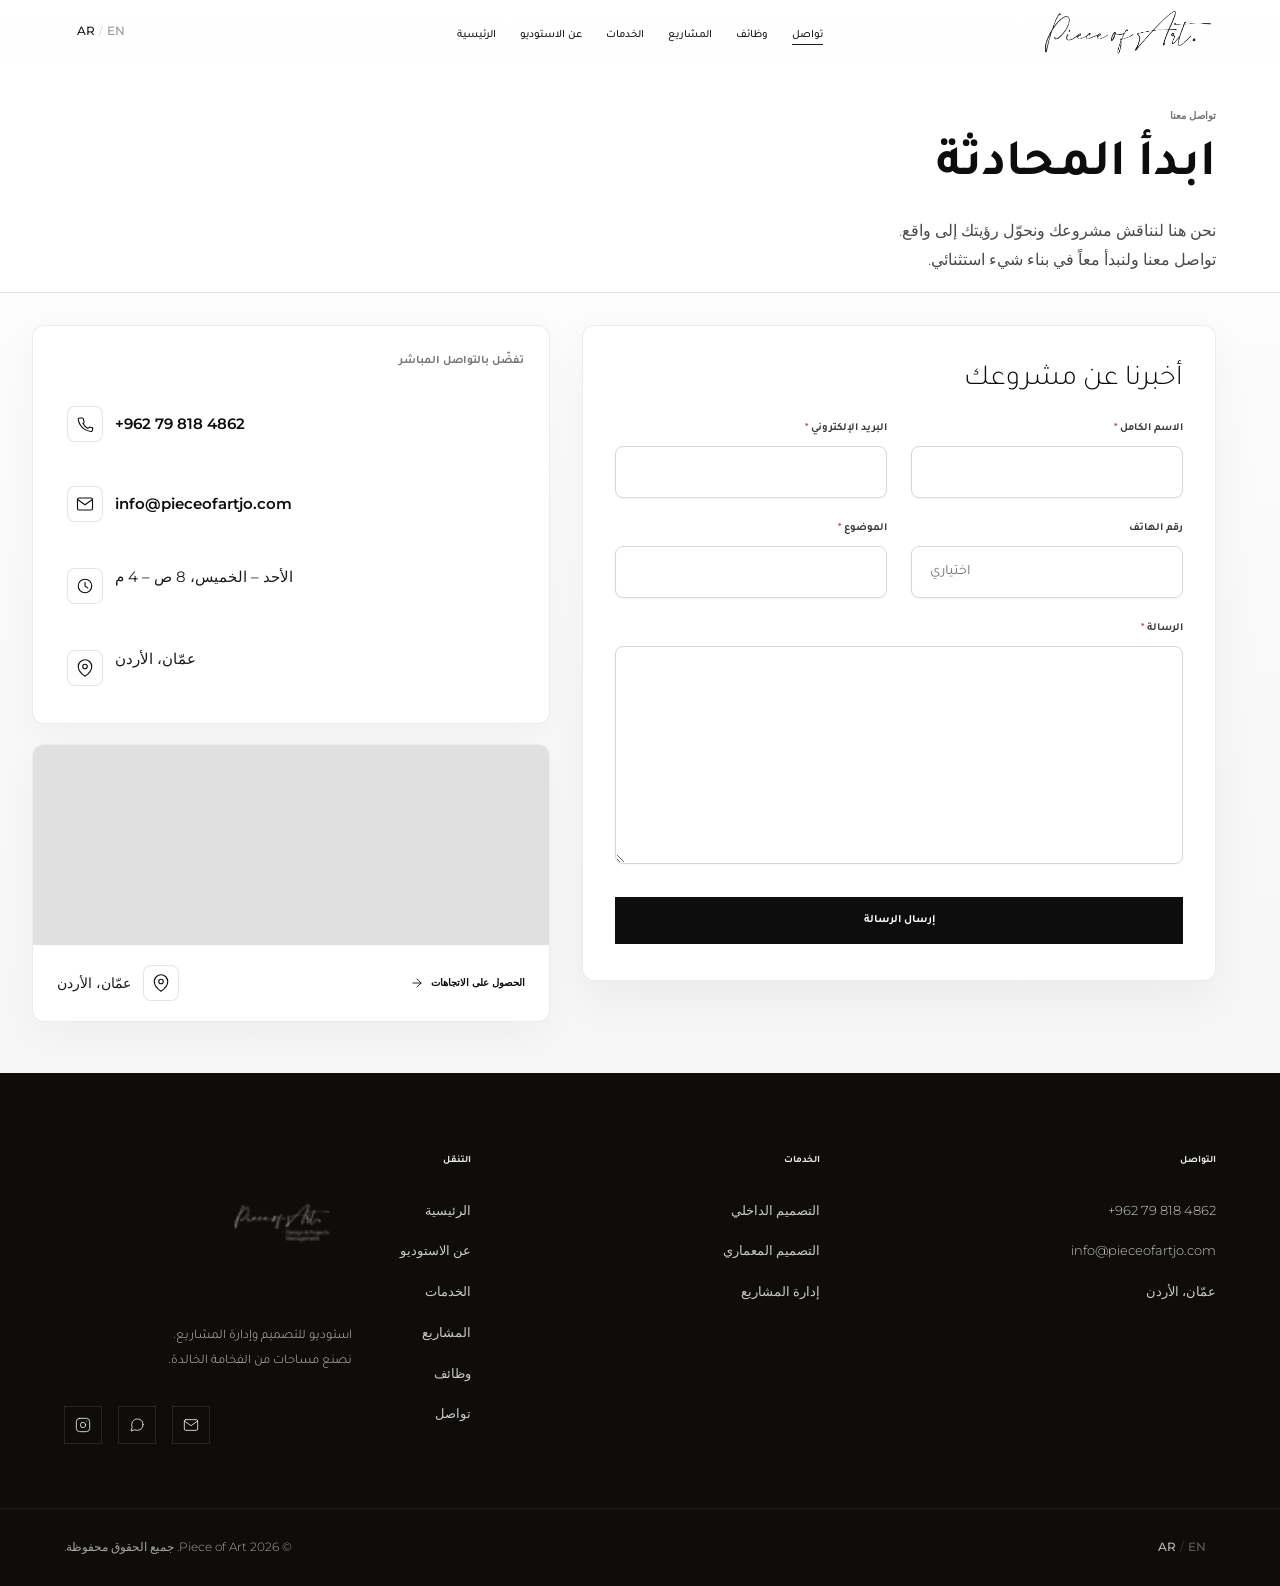
<file: contact-ar.html>
<!DOCTYPE html>
<html lang="ar" dir="rtl">
<head>
  <meta charset="UTF-8" />
  <meta name="viewport" content="width=device-width, initial-scale=1.0" />
  <meta name="theme-color" content="#0a0a0a" />
  <link rel="icon" type="image/png" href="Assets/images/logo.png" />
  <link rel="apple-touch-icon" href="Assets/images/logo.png" />
  <title>تواصل معنا — Piece of Art</title>
  <meta name="description" content="تواصل مع استوديو Piece of Art للتصميم وإدارة المشاريع في عمّان، الأردن." />
  <link rel="canonical" href="https://zaidrahhal.me/pieceofart/contact-ar.html" />
  <meta property="og:type"        content="website" />
  <meta property="og:url"         content="https://zaidrahhal.me/pieceofart/contact-ar.html" />
  <meta property="og:title"       content="تواصل معنا — Piece of Art" />
  <meta property="og:description" content="تواصل مع استوديو Piece of Art للتصميم وإدارة المشاريع في عمّان، الأردن." />
  <meta property="og:image"       content="https://zaidrahhal.me/pieceofart/Assets/images/hero-main.jpg" />
  <meta name="twitter:card"        content="summary_large_image" />
  <meta name="twitter:title"       content="تواصل معنا — Piece of Art" />
  <meta name="twitter:description" content="تواصل مع استوديو Piece of Art للتصميم وإدارة المشاريع في عمّان، الأردن." />
  <meta name="twitter:image"       content="https://zaidrahhal.me/pieceofart/Assets/images/hero-main.jpg" />

  <link rel="preconnect" href="https://fonts.gstatic.com" crossorigin />
  <link rel="preconnect" href="https://fonts.googleapis.com" />
  <link rel="preload" href="https://fonts.googleapis.com/css2?family=Pinyon+Script&family=Montserrat:wght@300;400;500;600&family=Tajawal:wght@300;400;500;700&display=swap" as="style" onload="this.onload=null;this.rel='stylesheet'" />
  <noscript><link href="https://fonts.googleapis.com/css2?family=Pinyon+Script&family=Montserrat:wght@300;400;500;600&family=Tajawal:wght@300;400;500;700&display=swap" rel="stylesheet" /></noscript>

  <link rel="stylesheet" href="css/style.min.css?v=45" />
  <link rel="stylesheet" href="css/contact-ar.min.css" />
</head>
<body class="page-static page-contact">

  <!-- ===================== NAVBAR ===================== -->
  <header class="navbar" id="navbar">
    <div class="navbar__inner container">

      <a href="index.html" class="navbar__logo" aria-label="Piece of Art — الرئيسية">
        <picture>
          <source srcset="Assets/images/webp/logo 2-01.webp" type="image/webp" />
          <img src="Assets/images/logo 2-01.png" alt="Piece of Art" width="280" height="80" decoding="async" />
        </picture>
      </a>

      <nav class="navbar__nav" id="mainNav" aria-label="التنقل الرئيسي">
        <ul>
          <li><a href="index.html"       class="nav-link">الرئيسية</a></li>
          <li><a href="about.html"       class="nav-link">عن الاستوديو</a></li>
          <li><a href="services.html"    class="nav-link">الخدمات</a></li>
          <li><a href="projects.html"    class="nav-link">المشاريع</a></li>
          <li><a href="careers.html"     class="nav-link">وظائف</a></li>
          <li><a href="contact-ar.html"  class="nav-link active">تواصل</a></li>
        </ul>
      </nav>

      <div class="navbar__actions">
        <a href="contact.html" class="lang-switch" aria-label="English version">
          <span class="lang-switch__en">EN</span>
          <span class="lang-switch__divider">/</span>
          <span class="lang-switch__ar active">AR</span>
        </a>
        <button class="navbar__hamburger" id="hamburger" aria-label="فتح القائمة" aria-expanded="false">
          <span></span><span></span><span></span>
        </button>
      </div>

    </div>
  </header>

  <!-- Mobile nav -->
  <nav class="mobile-nav" id="mobileNav" aria-label="Mobile navigation" aria-hidden="true">
    <ul>
      <li><a href="index.html"      class="nav-link">الرئيسية</a></li>
      <li><a href="about.html"      class="nav-link">عن الاستوديو</a></li>
      <li><a href="services.html"   class="nav-link">الخدمات</a></li>
      <li><a href="projects.html"   class="nav-link">المشاريع</a></li>
      <li><a href="careers.html"    class="nav-link">وظائف</a></li>
      <li><a href="contact-ar.html" class="nav-link active">تواصل</a></li>
    </ul>
  </nav>


  <!-- ===================== PAGE HEADER ===================== -->
  <section class="page-header">
    <div class="container">
      <span class="section-label">تواصل معنا</span>
      <h1 class="page-header__title">ابدأ المحادثة</h1>
      <p class="page-header__subtitle">
        نحن هنا لنناقش مشروعك ونحوّل رؤيتك إلى واقع.<br />
        تواصل معنا ولنبدأ معاً في بناء شيء استثنائي.
      </p>
    </div>
  </section>


  <!-- ===================== CONTACT ===================== -->
  <section class="contact-section">
    <div class="container contact-grid">

      <!-- ── يسار: النموذج ── -->
      <div class="contact-form-wrap">
        <h2 class="contact-form-wrap__heading">أخبرنا عن مشروعك</h2>

        <form id="contactForm" class="contact-form" novalidate>

          <div class="form-row">
            <div class="form-group">
              <label class="form-label" for="name">الاسم الكامل <span aria-hidden="true">*</span></label>
              <input
                class="form-input"
                type="text"
                id="name"
                name="name"
                required
                autocomplete="name"
              />
            </div>
            <div class="form-group">
              <label class="form-label" for="email">البريد الإلكتروني <span aria-hidden="true">*</span></label>
              <input
                class="form-input"
                type="email"
                id="email"
                name="email"
                required
                autocomplete="email"
              />
            </div>
          </div>

          <div class="form-row">
            <div class="form-group">
              <label class="form-label" for="phone">رقم الهاتف</label>
              <input
                class="form-input"
                type="tel"
                id="phone"
                name="phone"
                placeholder="اختياري"
                autocomplete="tel"
              />
            </div>
            <div class="form-group">
              <label class="form-label" for="subject">الموضوع <span aria-hidden="true">*</span></label>
              <input
                class="form-input"
                type="text"
                id="subject"
                name="subject"
                required
              />
            </div>
          </div>

          <div class="form-group">
            <label class="form-label" for="message">الرسالة <span aria-hidden="true">*</span></label>
            <textarea
              class="form-input form-textarea"
              id="message"
              name="message"
              rows="8"
              required
            ></textarea>
          </div>

          <div id="formStatus" class="form-status" aria-live="polite" hidden></div>

          <button type="submit" class="btn btn--dark contact-form__submit" id="submitBtn">
            إرسال الرسالة
          </button>

        </form>
      </div>

      <!-- ── يمين: معلومات التواصل ── -->
      <div class="contact-info">

        <div class="contact-info__direct">
          <h3 class="contact-info__heading">تفضّل بالتواصل المباشر</h3>

          <ul class="contact-info__list">
            <li class="contact-info__item">
              <span class="contact-info__icon" aria-hidden="true">
                <svg viewBox="0 0 24 24" fill="none" stroke="currentColor" stroke-width="1.5" stroke-linecap="round" stroke-linejoin="round"><path d="M22 16.92v3a2 2 0 01-2.18 2 19.79 19.79 0 01-8.63-3.07A19.5 19.5 0 013 6.18 2 2 0 014.96 4h3a2 2 0 012 1.72c.13.96.36 1.9.7 2.81a2 2 0 01-.45 2.11L9.09 11a16 16 0 006.86 6.86l1.27-1.12a2 2 0 012.11-.45c.91.34 1.85.57 2.81.7A2 2 0 0122 19z"/></svg>
              </span>
              <a href="tel:+962798184862" dir="ltr">+962 79 818 4862</a>
            </li>
            <li class="contact-info__item">
              <span class="contact-info__icon" aria-hidden="true">
                <svg viewBox="0 0 24 24" fill="none" stroke="currentColor" stroke-width="1.5" stroke-linecap="round" stroke-linejoin="round"><path d="M4 4h16c1.1 0 2 .9 2 2v12c0 1.1-.9 2-2 2H4c-1.1 0-2-.9-2-2V6c0-1.1.9-2 2-2z"/><polyline points="22,6 12,13 2,6"/></svg>
              </span>
              <a href="mailto:info@pieceofartjo.com">info@pieceofartjo.com</a>
            </li>
            <li class="contact-info__item">
              <span class="contact-info__icon" aria-hidden="true">
                <svg viewBox="0 0 24 24" fill="none" stroke="currentColor" stroke-width="1.5" stroke-linecap="round" stroke-linejoin="round"><circle cx="12" cy="12" r="9"/><polyline points="12 7 12 12 15.5 14.5"/></svg>
              </span>
              <span>الأحد – الخميس، 8 ص – 4 م</span>
            </li>
            <li class="contact-info__item">
              <span class="contact-info__icon" aria-hidden="true">
                <svg viewBox="0 0 24 24" fill="none" stroke="currentColor" stroke-width="1.5" stroke-linecap="round" stroke-linejoin="round"><path d="M21 10c0 7-9 13-9 13S3 17 3 10a9 9 0 0118 0z"/><circle cx="12" cy="10" r="3"/></svg>
              </span>
              <span>عمّان، الأردن</span>
            </li>
          </ul>
        </div>

        <div class="contact-map-card">
          <div class="contact-map-card__map">
            <iframe
              src="https://maps.google.com/maps?q=31.9665802,35.844676&z=17&output=embed"
              width="100%"
              height="240"
              style="border:0; display:block;"
              allowfullscreen=""
              loading="lazy"
              referrerpolicy="no-referrer-when-downgrade"
              title="موقع مكتب Piece of Art"
            ></iframe>
          </div>
          <div class="contact-map-card__footer">
            <div class="contact-map-card__address">
              <span class="contact-info__icon" aria-hidden="true">
                <svg viewBox="0 0 24 24" fill="none" stroke="currentColor" stroke-width="1.5" stroke-linecap="round" stroke-linejoin="round"><path d="M21 10c0 7-9 13-9 13S3 17 3 10a9 9 0 0118 0z"/><circle cx="12" cy="10" r="3"/></svg>
              </span>
              <span>عمّان، الأردن</span>
            </div>
            <a
              href="https://www.google.com/maps/place/31%C2%B057'59.7%22N+35%C2%B050'40.8%22E/@31.9665802,35.8421011,17z"
              target="_blank"
              rel="noopener"
              class="contact-map-card__directions"
            >
              الحصول على الاتجاهات
              <svg viewBox="0 0 24 24" fill="none" stroke="currentColor" stroke-width="1.5" stroke-linecap="round" stroke-linejoin="round" aria-hidden="true"><line x1="19" y1="12" x2="5" y2="12"/><polyline points="12 19 5 12 12 5"/></svg>
            </a>
          </div>
        </div>

      </div>
    </div>
  </section>


  <!-- ===================== FOOTER ===================== -->
  <footer class="footer" id="footer">
    <div class="container footer__main">

      <div class="footer__brand">
        <a href="index.html" class="footer__logo">
          <picture>
            <source srcset="Assets/images/webp/logo.webp" type="image/webp" />
            <img src="Assets/images/logo.png" alt="Piece of Art" width="140" height="42" decoding="async" />
          </picture>
        </a>
        <p class="footer__tagline">
          استوديو للتصميم وإدارة المشاريع.<br />
          نصنع مساحات من الفخامة الخالدة.
        </p>
        <div class="footer__social">
          <a href="https://instagram.com/pieceofart.sa" target="_blank" rel="noopener" aria-label="إنستغرام" class="footer__social-link">
            <svg viewBox="0 0 24 24" fill="none" stroke="currentColor" stroke-width="1.5" stroke-linecap="round" stroke-linejoin="round" aria-hidden="true"><rect x="2" y="2" width="20" height="20" rx="5" ry="5"/><path d="M16 11.37A4 4 0 1112.63 8 4 4 0 0116 11.37z"/><line x1="17.5" y1="6.5" x2="17.51" y2="6.5"/></svg>
          </a>
          <a href="https://wa.me/962798184862" target="_blank" rel="noopener" aria-label="واتساب" class="footer__social-link">
            <svg viewBox="0 0 24 24" fill="none" stroke="currentColor" stroke-width="1.5" stroke-linecap="round" stroke-linejoin="round" aria-hidden="true"><path d="M21 11.5a8.38 8.38 0 01-.9 3.8 8.5 8.5 0 01-7.6 4.7 8.38 8.38 0 01-3.8-.9L3 21l1.9-5.7a8.38 8.38 0 01-.9-3.8 8.5 8.5 0 014.7-7.6 8.38 8.38 0 013.8-.9h.5a8.48 8.48 0 018 8v.5z"/></svg>
          </a>
          <a href="mailto:info@pieceofartjo.com" aria-label="البريد الإلكتروني" class="footer__social-link">
            <svg viewBox="0 0 24 24" fill="none" stroke="currentColor" stroke-width="1.5" stroke-linecap="round" stroke-linejoin="round" aria-hidden="true"><path d="M4 4h16c1.1 0 2 .9 2 2v12c0 1.1-.9 2-2 2H4c-1.1 0-2-.9-2-2V6c0-1.1.9-2 2-2z"/><polyline points="22,6 12,13 2,6"/></svg>
          </a>
        </div>
      </div>

      <nav class="footer__nav" aria-label="تنقل الفوتر">
        <div class="footer__col">
          <h3 class="footer__heading">التنقل</h3>
          <ul>
            <li><a href="index.html">الرئيسية</a></li>
            <li><a href="about.html">عن الاستوديو</a></li>
            <li><a href="services.html">الخدمات</a></li>
            <li><a href="projects.html">المشاريع</a></li>
            <li><a href="careers.html">وظائف</a></li>
            <li><a href="contact-ar.html">تواصل</a></li>
          </ul>
        </div>
        <div class="footer__col">
          <h3 class="footer__heading">الخدمات</h3>
          <ul>
            <li><a href="services.html#interior-design">التصميم الداخلي</a></li>
            <li><a href="services.html#architecture">التصميم المعماري</a></li>
            <li><a href="services.html#project-management">إدارة المشاريع</a></li>
          </ul>
        </div>
        <div class="footer__col">
          <h3 class="footer__heading">التواصل</h3>
          <ul>
            <li><a href="tel:+962798184862" dir="ltr">+962 79 818 4862</a></li>
            <li><a href="mailto:info@pieceofartjo.com">info@pieceofartjo.com</a></li>
            <li><span class="footer__plain">عمّان، الأردن</span></li>
          </ul>
        </div>
      </nav>

    </div>

    <div class="footer__bottom">
      <div class="container footer__bottom-inner">
        <p>&copy; <span id="year"></span> Piece of Art. جميع الحقوق محفوظة.</p>
        <a href="contact.html" class="lang-switch lang-switch--small" aria-label="English version">
          <span class="lang-switch__en">EN</span>
          <span class="lang-switch__divider">/</span>
          <span class="lang-switch__ar active">AR</span>
        </a>
      </div>
    </div>
  </footer>


  <script defer src="js/data.min.js?v=11"></script>
  <script defer src="js/main.min.js?v=15"></script>
  <script>
    (function () {
      const form      = document.getElementById('contactForm');
      const status    = document.getElementById('formStatus');
      const submitBtn = document.getElementById('submitBtn');

      form.addEventListener('submit', async function (e) {
        e.preventDefault();

        const required = form.querySelectorAll('[required]');
        let valid = true;
        required.forEach(function (el) {
          el.classList.remove('is-invalid');
          if (!el.value.trim()) { el.classList.add('is-invalid'); valid = false; }
        });
        if (!valid) {
          showStatus('يرجى تعبئة جميع الحقول المطلوبة.', false);
          return;
        }

        submitBtn.disabled = true;
        submitBtn.textContent = 'جارٍ الإرسال…';

        try {
          const res  = await fetch('contact.php', { method: 'POST', body: new FormData(form) });
          const text = await res.text();
          let data;
          try {
            data = JSON.parse(text);
          } catch {
            showStatus('خطأ في الخادم. يرجى التواصل معنا مباشرة على info@pieceofartjo.com', false);
            return;
          }
          showStatus(data.success ? 'شكراً! تلقّينا رسالتك وسنردّ عليك قريباً.' : data.message, data.success);
          if (data.success) form.reset();
        } catch {
          showStatus('خطأ في الشبكة. يرجى المحاولة مجدداً أو مراسلتنا على info@pieceofartjo.com', false);
        } finally {
          submitBtn.disabled = false;
          submitBtn.textContent = 'إرسال الرسالة';
        }
      });

      form.querySelectorAll('.form-input').forEach(function (el) {
        el.addEventListener('input', function () { el.classList.remove('is-invalid'); });
      });

      function showStatus(msg, success) {
        status.textContent = msg;
        status.className   = 'form-status ' + (success ? 'form-status--ok' : 'form-status--err');
        status.hidden      = false;
      }
    })();
  </script>
</body>
</html>
</file>
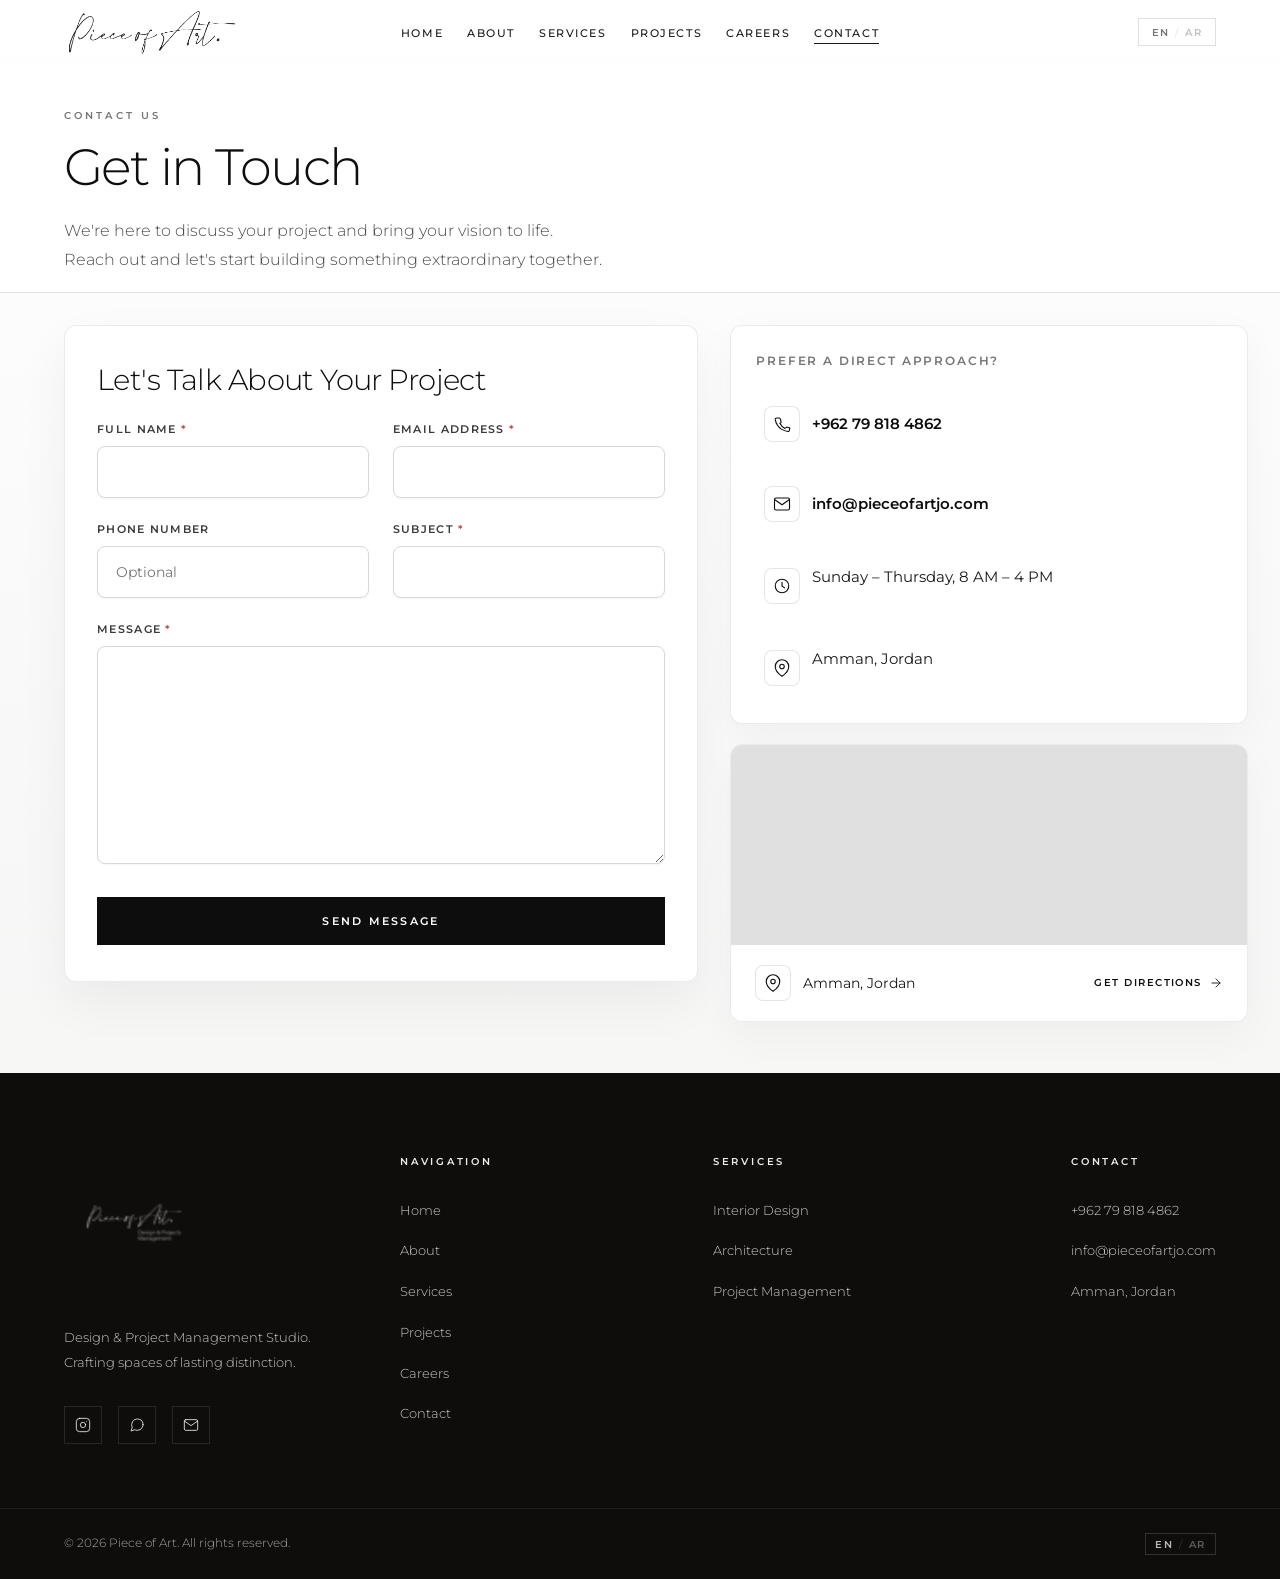
<file: contact.html>
<!DOCTYPE html>
<html lang="en" dir="ltr">
<head>
  <meta charset="UTF-8" />
  <meta name="viewport" content="width=device-width, initial-scale=1.0" />
  <meta name="theme-color" content="#0a0a0a" />
  <link rel="icon" type="image/png" href="Assets/images/logo.png" />
  <link rel="apple-touch-icon" href="Assets/images/logo.png" />
  <title>Contact — Piece of Art</title>
  <meta name="description" content="Get in touch with Piece of Art design and project management studio in Amman, Jordan. Book a consultation for your next project." />
  <link rel="canonical" href="https://zaidrahhal.me/pieceofart/contact.html" />
  <meta property="og:type"        content="website" />
  <meta property="og:url"         content="https://zaidrahhal.me/pieceofart/contact.html" />
  <meta property="og:title"       content="Contact — Piece of Art" />
  <meta property="og:description" content="Get in touch with Piece of Art design and project management studio in Amman, Jordan. Book a consultation for your next project." />
  <meta property="og:image"       content="https://zaidrahhal.me/pieceofart/Assets/images/hero-main.jpg" />
  <meta name="twitter:card"        content="summary_large_image" />
  <meta name="twitter:title"       content="Contact — Piece of Art" />
  <meta name="twitter:description" content="Get in touch with Piece of Art design and project management studio in Amman, Jordan. Book a consultation for your next project." />
  <meta name="twitter:image"       content="https://zaidrahhal.me/pieceofart/Assets/images/hero-main.jpg" />

  <link rel="preconnect" href="https://fonts.gstatic.com" crossorigin />
  <link rel="preconnect" href="https://fonts.googleapis.com" />
  <link rel="preload" href="https://fonts.googleapis.com/css2?family=Pinyon+Script&family=Montserrat:wght@300;400;500;600&family=Tajawal:wght@300;400;500;700&display=swap" as="style" onload="this.onload=null;this.rel='stylesheet'" />
  <noscript><link href="https://fonts.googleapis.com/css2?family=Pinyon+Script&family=Montserrat:wght@300;400;500;600&family=Tajawal:wght@300;400;500;700&display=swap" rel="stylesheet" /></noscript>

  <link rel="stylesheet" href="css/style.min.css?v=45" />
</head>
<body class="page-static page-contact">

  <!-- NAVBAR -->
  <header class="navbar" id="navbar">
    <div class="navbar__inner container">
      <a href="index.html" class="navbar__logo" aria-label="Piece of Art — Home">
        <picture>
          <source srcset="Assets/images/webp/logo 2-01.webp" type="image/webp" />
          <img src="Assets/images/logo 2-01.png" alt="Piece of Art" width="280" height="80" decoding="async" />
        </picture>
      </a>
      <nav class="navbar__nav" id="mainNav" aria-label="Primary navigation">
        <ul>
          <li><a href="index.html"    class="nav-link"        data-i18n="nav.home">Home</a></li>
          <li><a href="about.html"    class="nav-link"        data-i18n="nav.about">About</a></li>
          <li><a href="services.html" class="nav-link"        data-i18n="nav.services">Services</a></li>
          <li><a href="projects.html" class="nav-link"        data-i18n="nav.projects">Projects</a></li>
          <li><a href="careers.html"  class="nav-link"        data-i18n="nav.careers">Careers</a></li>
          <li><a href="contact.html"  class="nav-link active" data-i18n="nav.contact">Contact</a></li>
        </ul>
      </nav>
      <div class="navbar__actions">
        <button class="lang-switch" id="langSwitch" aria-label="Switch language">
          <span class="lang-switch__en active">EN</span>
          <span class="lang-switch__divider">/</span>
          <span class="lang-switch__ar">AR</span>
        </button>
        <button class="navbar__hamburger" id="hamburger" aria-label="Open menu" aria-expanded="false">
          <span></span><span></span><span></span>
        </button>
      </div>
    </div>
  </header>

  <nav class="mobile-nav" id="mobileNav" aria-label="Mobile navigation" aria-hidden="true">
    <ul>
      <li><a href="index.html"    class="nav-link" data-i18n="nav.home">Home</a></li>
      <li><a href="about.html"    class="nav-link" data-i18n="nav.about">About</a></li>
      <li><a href="services.html" class="nav-link" data-i18n="nav.services">Services</a></li>
      <li><a href="projects.html" class="nav-link" data-i18n="nav.projects">Projects</a></li>
      <li><a href="careers.html"  class="nav-link" data-i18n="nav.careers">Careers</a></li>
      <li><a href="contact.html"  class="nav-link active" data-i18n="nav.contact">Contact</a></li>
    </ul>
  </nav>

  <main class="page-content--offset">

  <!-- PAGE HEADER -->
  <section class="page-header">
    <div class="container">
      <span class="section-label" data-i18n="contact.label">Contact Us</span>
      <h1 class="page-header__title" data-i18n="contact.title">Get in Touch</h1>
      <p class="page-header__subtitle" data-i18n-html="contact.subtitle">
        We're here to discuss your project and bring your vision to life.<br />
        Reach out and let's start building something extraordinary together.
      </p>
    </div>
  </section>


  <!-- CONTACT -->
  <section class="contact-section">
    <div class="container contact-grid">

      <!-- Form -->
      <div class="contact-form-wrap">
        <h2 class="contact-form-wrap__heading" data-i18n="contact.formHeading">Let's Talk About Your Project</h2>

        <form id="contactForm" class="contact-form" novalidate>

          <div class="form-row">
            <div class="form-group">
              <label class="form-label" for="name">
                <span data-i18n="contact.nameLabel">Full Name</span>
                <span aria-hidden="true"> *</span>
              </label>
              <input
                class="form-input"
                type="text"
                id="name"
                name="name"
                required
                autocomplete="name"
              />
            </div>
            <div class="form-group">
              <label class="form-label" for="email">
                <span data-i18n="contact.emailLabel">Email Address</span>
                <span aria-hidden="true"> *</span>
              </label>
              <input
                class="form-input"
                type="email"
                id="email"
                name="email"
                required
                autocomplete="email"
              />
            </div>
          </div>

          <div class="form-row">
            <div class="form-group">
              <label class="form-label" for="phone" data-i18n="contact.phoneLabel">Phone Number</label>
              <input
                class="form-input"
                type="tel"
                id="phone"
                name="phone"
                data-i18n-placeholder="contact.phonePlaceholder"
                autocomplete="tel"
              />
            </div>
            <div class="form-group">
              <label class="form-label" for="subject">
                <span data-i18n="contact.subjectLabel">Subject</span>
                <span aria-hidden="true"> *</span>
              </label>
              <input
                class="form-input"
                type="text"
                id="subject"
                name="subject"
                required
              />
            </div>
          </div>

          <div class="form-group">
            <label class="form-label" for="message">
              <span data-i18n="contact.messageLabel">Message</span>
              <span aria-hidden="true"> *</span>
            </label>
            <textarea
              class="form-input form-textarea"
              id="message"
              name="message"
              rows="8"
              required
            ></textarea>
          </div>

          <div id="formStatus" class="form-status" aria-live="polite" hidden></div>

          <button type="submit" class="btn btn--dark contact-form__submit" id="submitBtn" data-i18n="contact.submit">
            Send Message
          </button>

        </form>
      </div>

      <!-- Info + Map -->
      <div class="contact-info">

        <div class="contact-info__direct">
          <h3 class="contact-info__heading" data-i18n="contact.infoHeading">Prefer a Direct Approach?</h3>

          <ul class="contact-info__list">
            <li class="contact-info__item">
              <span class="contact-info__icon" aria-hidden="true">
                <svg viewBox="0 0 24 24" fill="none" stroke="currentColor" stroke-width="1.5" stroke-linecap="round" stroke-linejoin="round"><path d="M22 16.92v3a2 2 0 01-2.18 2 19.79 19.79 0 01-8.63-3.07A19.5 19.5 0 013 6.18 2 2 0 014.96 4h3a2 2 0 012 1.72c.13.96.36 1.9.7 2.81a2 2 0 01-.45 2.11L9.09 11a16 16 0 006.86 6.86l1.27-1.12a2 2 0 012.11-.45c.91.34 1.85.57 2.81.7A2 2 0 0122 19z"/></svg>
              </span>
              <a href="tel:+962798184862" dir="ltr">+962 79 818 4862</a>
            </li>
            <li class="contact-info__item">
              <span class="contact-info__icon" aria-hidden="true">
                <svg viewBox="0 0 24 24" fill="none" stroke="currentColor" stroke-width="1.5" stroke-linecap="round" stroke-linejoin="round"><path d="M4 4h16c1.1 0 2 .9 2 2v12c0 1.1-.9 2-2 2H4c-1.1 0-2-.9-2-2V6c0-1.1.9-2 2-2z"/><polyline points="22,6 12,13 2,6"/></svg>
              </span>
              <a href="mailto:info@pieceofartjo.com">info@pieceofartjo.com</a>
            </li>
            <li class="contact-info__item">
              <span class="contact-info__icon" aria-hidden="true">
                <svg viewBox="0 0 24 24" fill="none" stroke="currentColor" stroke-width="1.5" stroke-linecap="round" stroke-linejoin="round"><circle cx="12" cy="12" r="9"/><polyline points="12 7 12 12 15.5 14.5"/></svg>
              </span>
              <span data-i18n="contact.hours">Sunday – Thursday, 8 AM – 4 PM</span>
            </li>
            <li class="contact-info__item">
              <span class="contact-info__icon" aria-hidden="true">
                <svg viewBox="0 0 24 24" fill="none" stroke="currentColor" stroke-width="1.5" stroke-linecap="round" stroke-linejoin="round"><path d="M21 10c0 7-9 13-9 13S3 17 3 10a9 9 0 0118 0z"/><circle cx="12" cy="10" r="3"/></svg>
              </span>
              <span data-i18n="contact.location">Amman, Jordan</span>
            </li>
          </ul>
        </div>

        <div class="contact-map-card">
          <div class="contact-map-card__map">
            <iframe
              src="https://maps.google.com/maps?q=31.9665802,35.844676&z=17&output=embed"
              width="100%"
              height="240"
              style="border:0; display:block;"
              allowfullscreen=""
              loading="lazy"
              referrerpolicy="no-referrer-when-downgrade"
              title="Piece of Art office location"
            ></iframe>
          </div>
          <div class="contact-map-card__footer">
            <div class="contact-map-card__address">
              <span class="contact-info__icon" aria-hidden="true">
                <svg viewBox="0 0 24 24" fill="none" stroke="currentColor" stroke-width="1.5" stroke-linecap="round" stroke-linejoin="round"><path d="M21 10c0 7-9 13-9 13S3 17 3 10a9 9 0 0118 0z"/><circle cx="12" cy="10" r="3"/></svg>
              </span>
              <span data-i18n="contact.location">Amman, Jordan</span>
            </div>
            <a
              href="https://www.google.com/maps/place/31%C2%B057'59.7%22N+35%C2%B050'40.8%22E/@31.9665802,35.8421011,17z"
              target="_blank"
              rel="noopener"
              class="contact-map-card__directions"
            >
              <span data-i18n="contact.directions">Get Directions</span>
              <svg viewBox="0 0 24 24" fill="none" stroke="currentColor" stroke-width="1.5" stroke-linecap="round" stroke-linejoin="round" aria-hidden="true"><line x1="5" y1="12" x2="19" y2="12"/><polyline points="12 5 19 12 12 19"/></svg>
            </a>
          </div>
        </div>

      </div>
    </div>
  </section>


  <!-- FOOTER -->


  </main>

  <footer class="footer" id="footer">
    <div class="container footer__main">
      <div class="footer__brand">
        <a href="index.html" class="footer__logo">
          <picture>
            <source srcset="Assets/images/webp/logo.webp" type="image/webp" />
            <img src="Assets/images/logo.png" alt="Piece of Art" width="140" height="42" decoding="async" />
          </picture>
        </a>
        <p class="footer__tagline" data-i18n-html="footer.tagline">
          Design &amp; Project Management Studio.<br />
          Crafting spaces of lasting distinction.
        </p>
        <div class="footer__social">
          <a href="https://instagram.com/pieceofart.sa" target="_blank" rel="noopener" aria-label="Instagram" class="footer__social-link">
            <svg viewBox="0 0 24 24" fill="none" stroke="currentColor" stroke-width="1.5" stroke-linecap="round" stroke-linejoin="round" aria-hidden="true"><rect x="2" y="2" width="20" height="20" rx="5" ry="5"/><path d="M16 11.37A4 4 0 1112.63 8 4 4 0 0116 11.37z"/><line x1="17.5" y1="6.5" x2="17.51" y2="6.5"/></svg>
          </a>
          <a href="https://wa.me/962798184862" target="_blank" rel="noopener" aria-label="WhatsApp" class="footer__social-link">
            <svg viewBox="0 0 24 24" fill="none" stroke="currentColor" stroke-width="1.5" stroke-linecap="round" stroke-linejoin="round" aria-hidden="true"><path d="M21 11.5a8.38 8.38 0 01-.9 3.8 8.5 8.5 0 01-7.6 4.7 8.38 8.38 0 01-3.8-.9L3 21l1.9-5.7a8.38 8.38 0 01-.9-3.8 8.5 8.5 0 014.7-7.6 8.38 8.38 0 013.8-.9h.5a8.48 8.48 0 018 8v.5z"/></svg>
          </a>
          <a href="mailto:info@pieceofartjo.com" aria-label="Email" class="footer__social-link">
            <svg viewBox="0 0 24 24" fill="none" stroke="currentColor" stroke-width="1.5" stroke-linecap="round" stroke-linejoin="round" aria-hidden="true"><path d="M4 4h16c1.1 0 2 .9 2 2v12c0 1.1-.9 2-2 2H4c-1.1 0-2-.9-2-2V6c0-1.1.9-2 2-2z"/><polyline points="22,6 12,13 2,6"/></svg>
          </a>
        </div>
      </div>
      <nav class="footer__nav" aria-label="Footer navigation">
        <div class="footer__col">
          <h3 class="footer__heading" data-i18n="footer.navHeading">Navigation</h3>
          <ul>
            <li><a href="index.html"    data-i18n="nav.home">Home</a></li>
            <li><a href="about.html"    data-i18n="nav.about">About</a></li>
            <li><a href="services.html" data-i18n="nav.services">Services</a></li>
            <li><a href="projects.html" data-i18n="nav.projects">Projects</a></li>
            <li><a href="careers.html"  data-i18n="nav.careers">Careers</a></li>
            <li><a href="contact.html"  data-i18n="nav.contact">Contact</a></li>
          </ul>
        </div>
        <div class="footer__col">
          <h3 class="footer__heading" data-i18n="footer.svcHeading">Services</h3>
          <ul>
            <li><a href="services.html#interior-design"    data-svc-en="Interior Design"    data-svc-ar="التصميم الداخلي">Interior Design</a></li>
            <li><a href="services.html#architecture"       data-svc-en="Architecture"       data-svc-ar="التصميم المعماري">Architecture</a></li>
            <li><a href="services.html#project-management" data-svc-en="Project Management" data-svc-ar="إدارة المشاريع">Project Management</a></li>
          </ul>
        </div>
        <div class="footer__col">
          <h3 class="footer__heading" data-i18n="footer.conHeading">Contact</h3>
          <ul>
            <li><a href="tel:+962798184862" dir="ltr">+962 79 818 4862</a></li>
            <li><a href="mailto:info@pieceofartjo.com">info@pieceofartjo.com</a></li>
            <li><span class="footer__plain" data-i18n="contact.location">Amman, Jordan</span></li>
          </ul>
        </div>
      </nav>
    </div>
    <div class="footer__bottom">
      <div class="container footer__bottom-inner">
        <p>&copy; <span id="year"></span> <span data-i18n="footer.copyright">Piece of Art. All rights reserved.</span></p>
        <button class="lang-switch lang-switch--small" id="langSwitchFooter" aria-label="Switch language">
          <span class="lang-switch__en active">EN</span>
          <span class="lang-switch__divider">/</span>
          <span class="lang-switch__ar">AR</span>
        </button>
      </div>
    </div>
  </footer>

  <script defer src="js/data.min.js?v=11"></script>
  <script defer src="js/main.min.js?v=15"></script>
  <script>
    (function () {
      const form      = document.getElementById('contactForm');
      const status    = document.getElementById('formStatus');
      const submitBtn = document.getElementById('submitBtn');

      function tr(key) {
        /* Read from POA_DATA using the current language on <html> */
        const lang = document.documentElement.lang || 'en';
        const keys = ('contact.' + key).split('.');
        let val = POA_DATA.translations[lang];
        for (var i = 0; i < keys.length; i++) {
          if (!val) return key;
          val = val[keys[i]];
        }
        return val || key;
      }

      form.addEventListener('submit', async function (e) {
        e.preventDefault();

        const required = form.querySelectorAll('[required]');
        let valid = true;
        required.forEach(function (el) {
          el.classList.remove('is-invalid');
          if (!el.value.trim()) { el.classList.add('is-invalid'); valid = false; }
        });
        if (!valid) {
          showStatus(tr('errorRequired'), false);
          return;
        }

        submitBtn.disabled = true;
        submitBtn.textContent = tr('sending');

        try {
          const res  = await fetch('contact.php', { method: 'POST', body: new FormData(form) });
          const text = await res.text();
          let data;
          try {
            data = JSON.parse(text);
          } catch {
            showStatus(tr('errorServer'), false);
            console.error('Non-JSON response:', text);
            return;
          }
          showStatus(data.success ? tr('successMsg') : data.message, data.success);
          if (data.success) form.reset();
        } catch (err) {
          showStatus(tr('errorNetwork'), false);
          console.error('Fetch error:', err);
        } finally {
          submitBtn.disabled = false;
          submitBtn.textContent = tr('submit');
        }
      });

      form.querySelectorAll('.form-input').forEach(function (el) {
        el.addEventListener('input', function () { el.classList.remove('is-invalid'); });
      });

      function showStatus(msg, success) {
        status.textContent = msg;
        status.className   = 'form-status ' + (success ? 'form-status--ok' : 'form-status--err');
        status.hidden      = false;
      }
    })();
  </script>
</body>
</html>
</file>
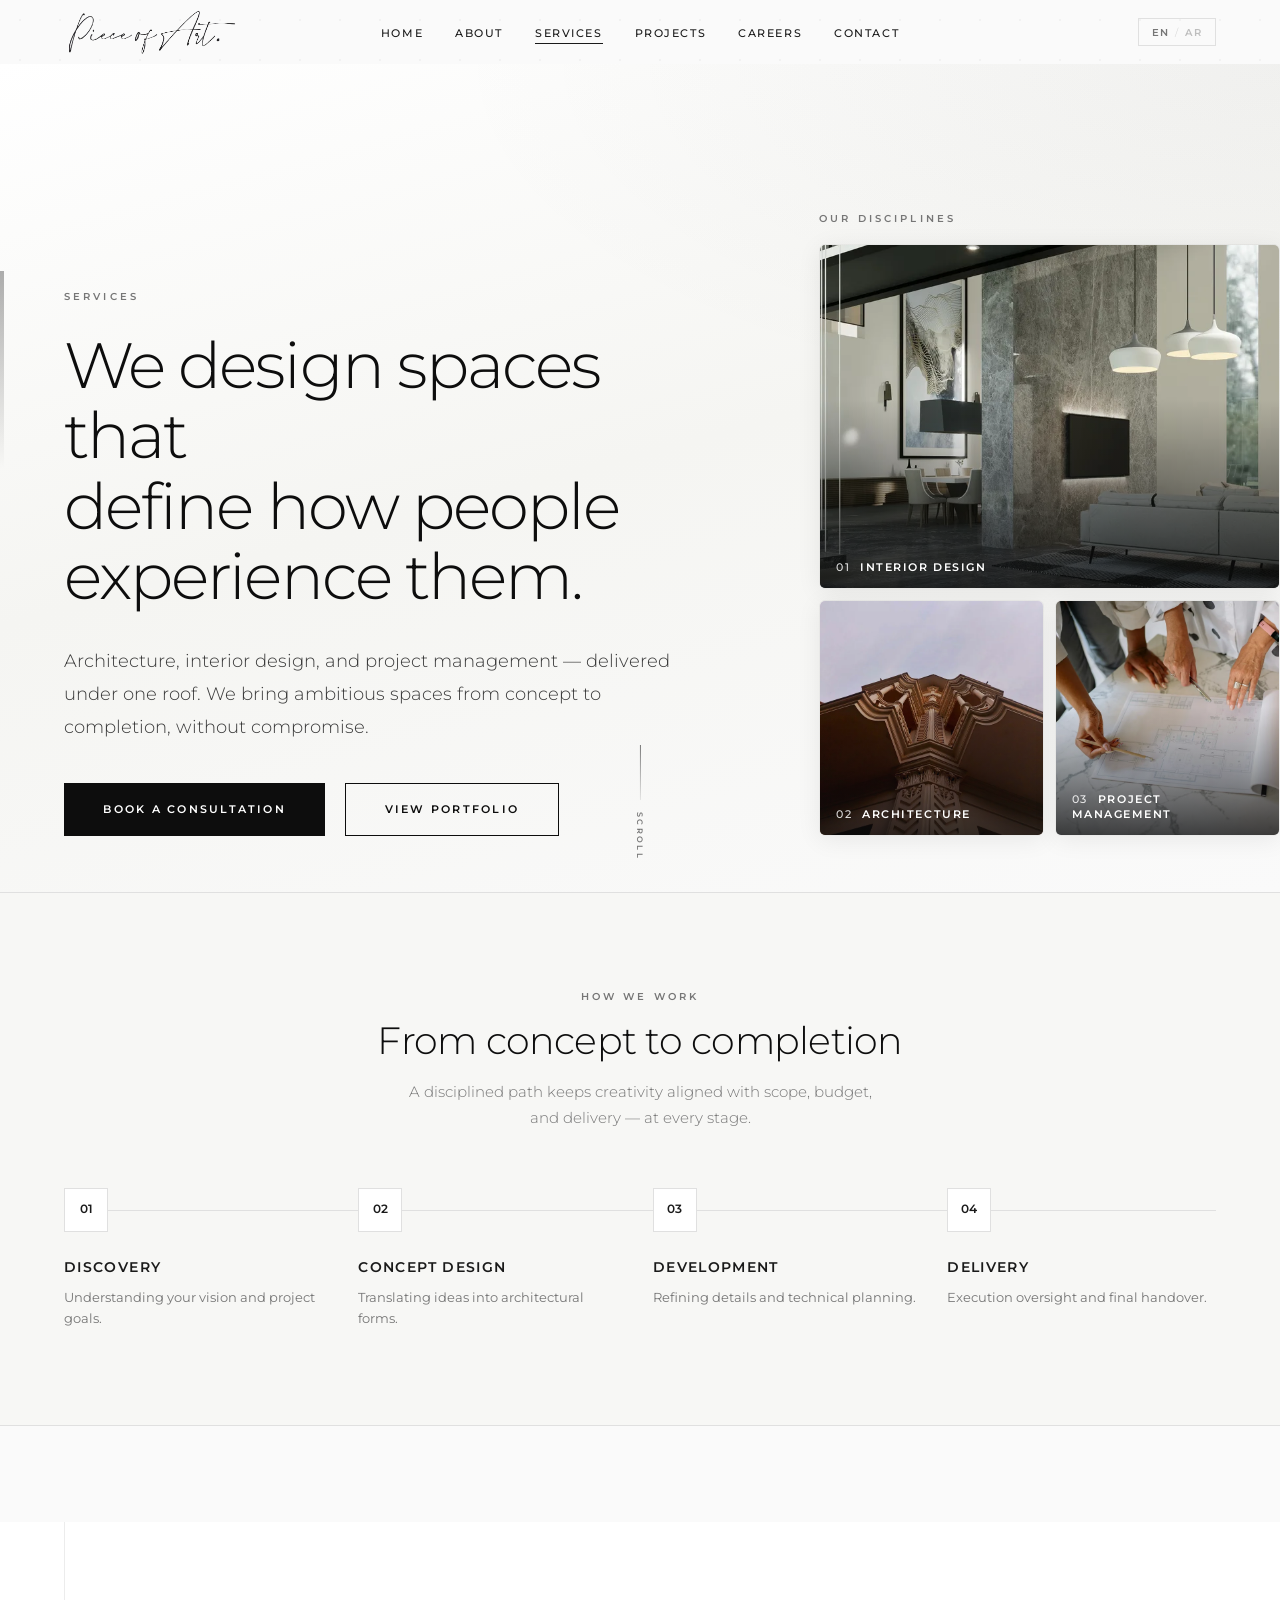
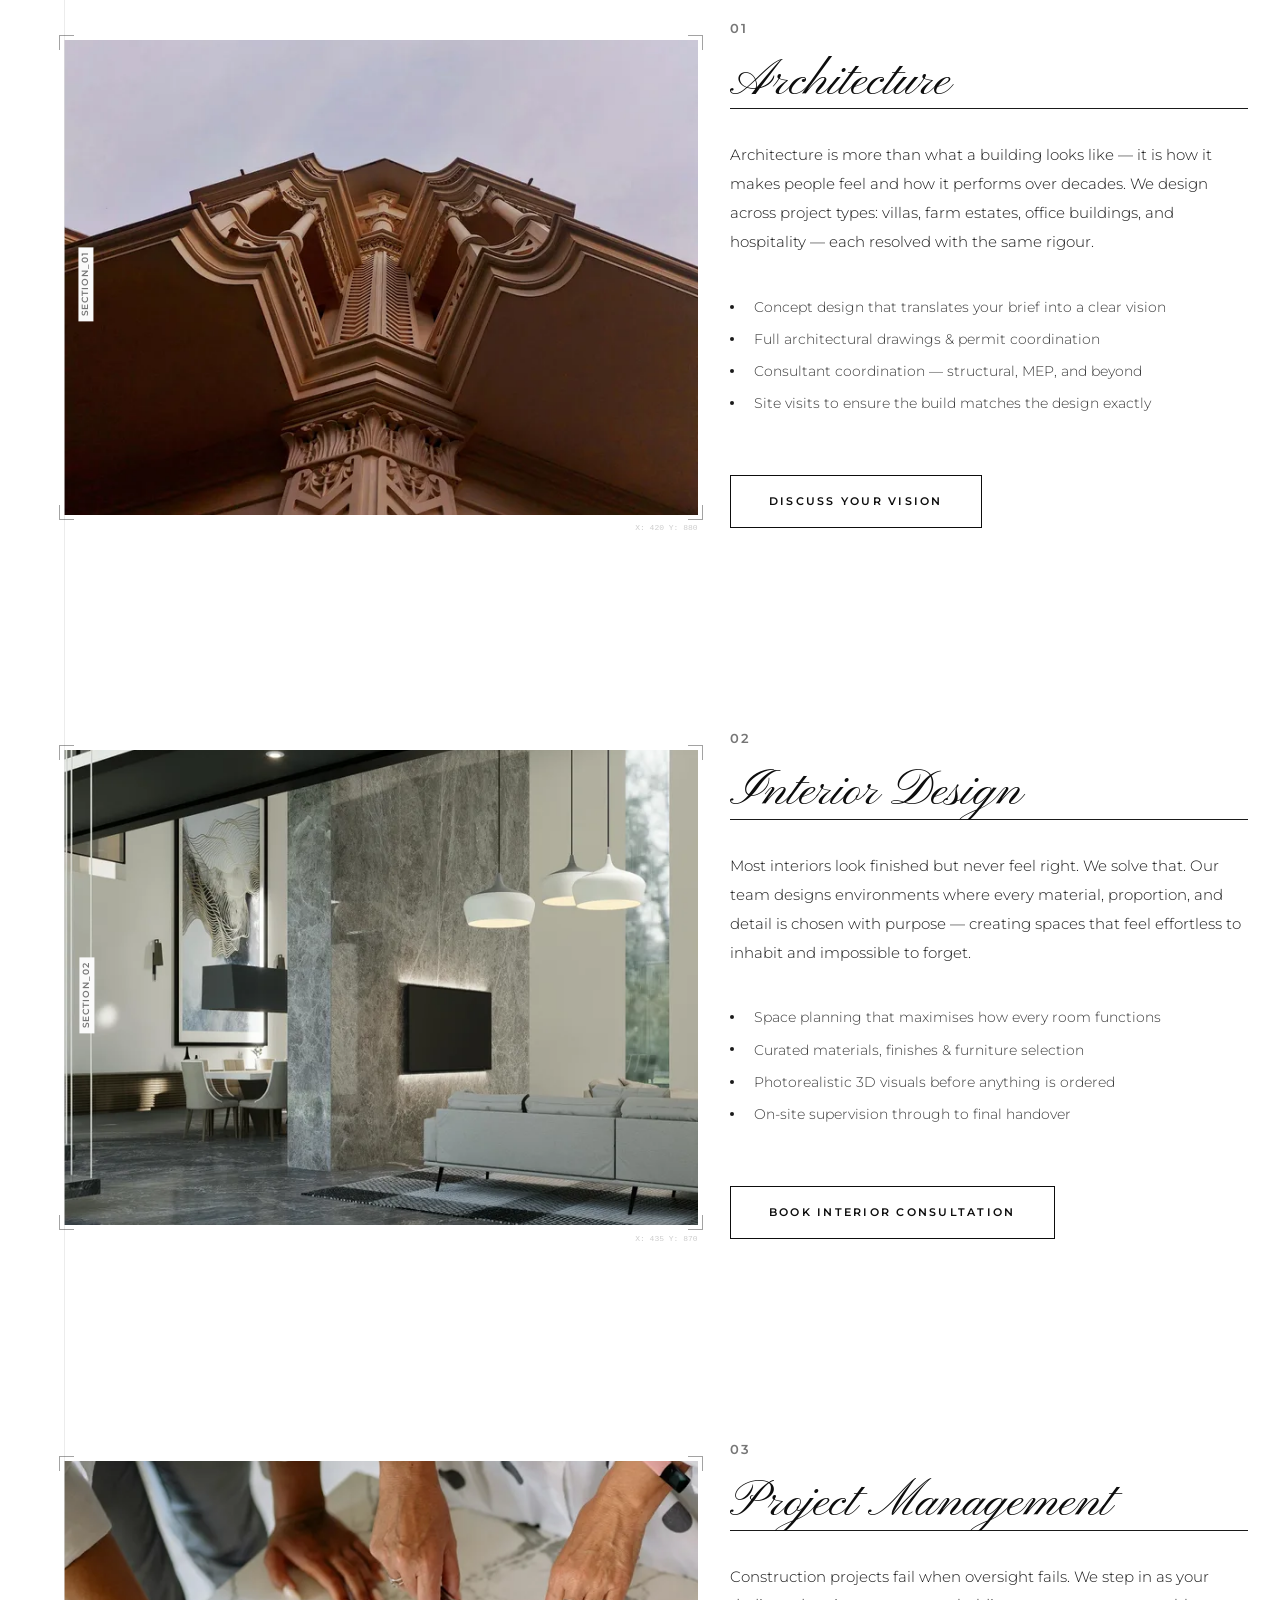
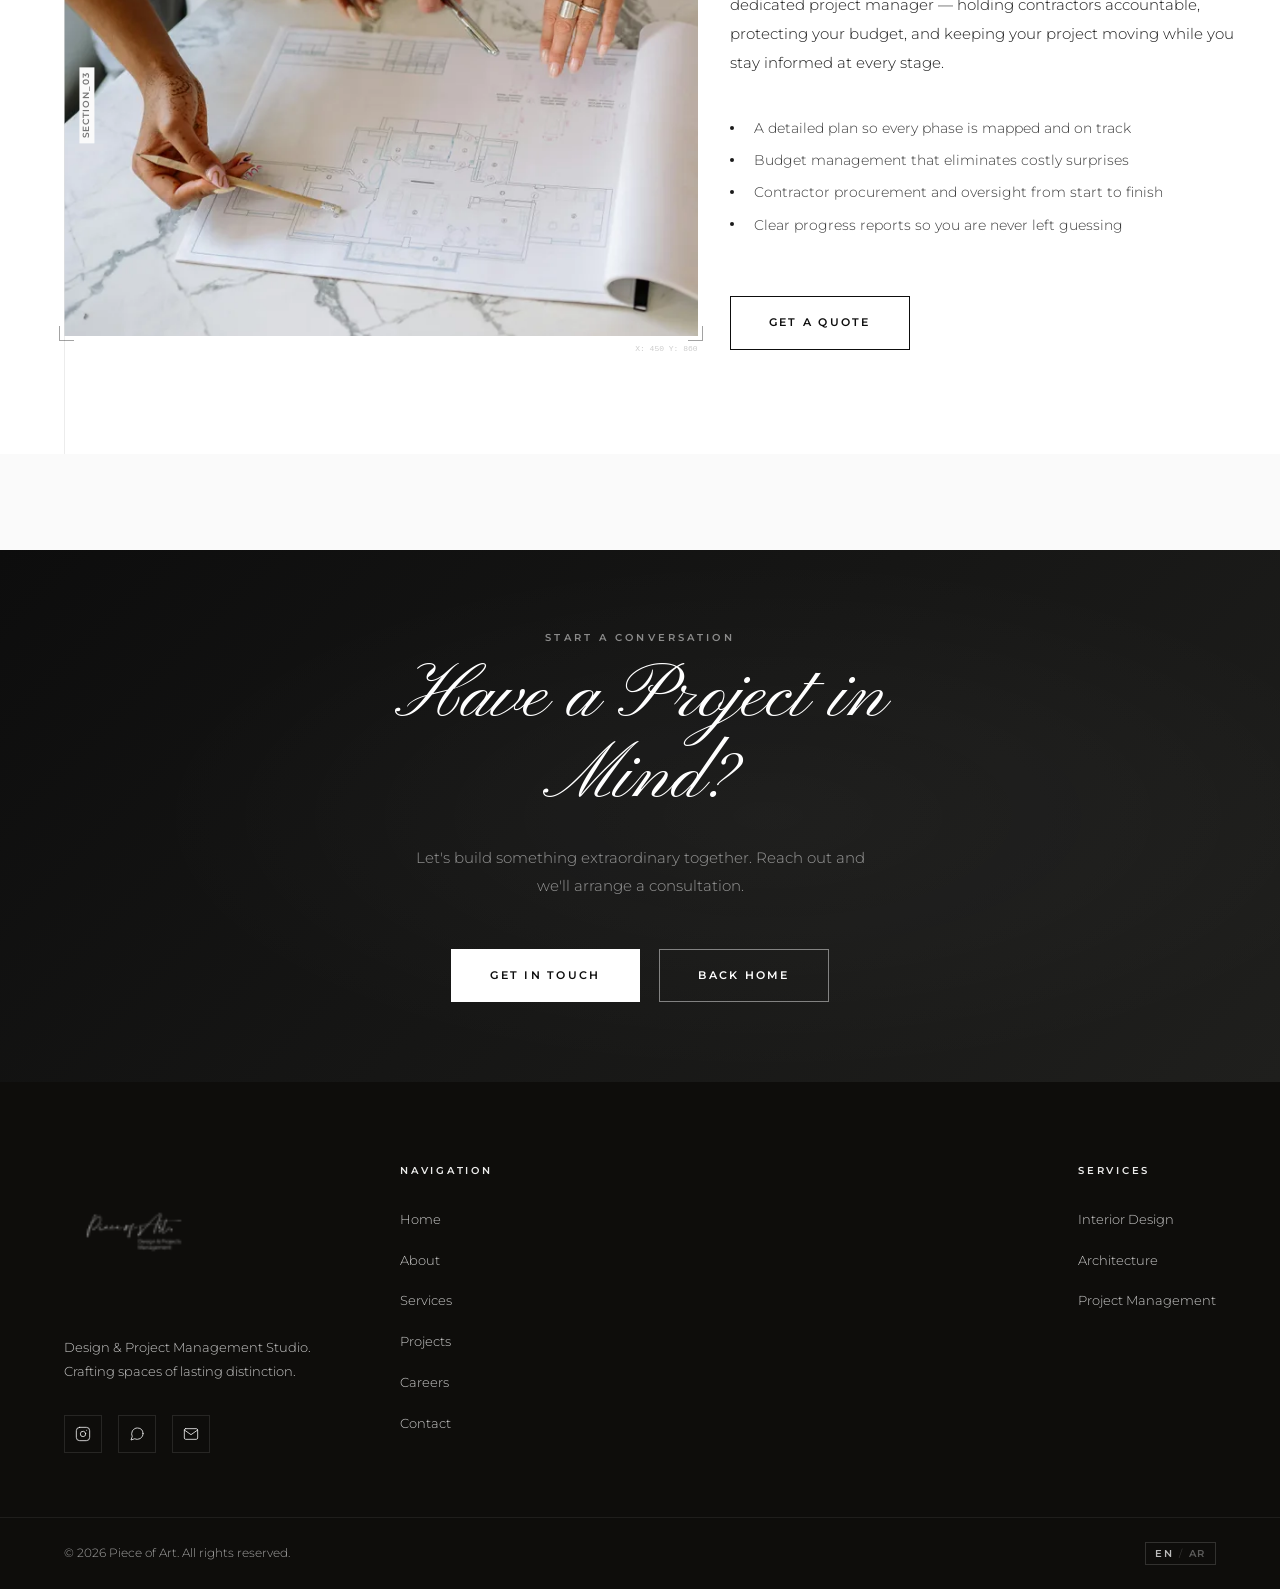
<file: services.html>
<!DOCTYPE html>
<html lang="en" dir="ltr">
<head>
  <meta charset="UTF-8" />
  <meta name="viewport" content="width=device-width, initial-scale=1.0" />
  <meta name="theme-color" content="#0a0a0a" />
  <link rel="icon" type="image/png" href="Assets/images/logo.png" />
  <link rel="apple-touch-icon" href="Assets/images/logo.png" />
  <title>Services — Piece of Art</title>
  <meta name="description" content="Interior design, architecture, and project management for residential and commercial clients in Amman, Jordan. One studio, concept to completion." />
  <link rel="canonical" href="https://zaidrahhal.me/pieceofart/services.html" />
  <meta property="og:type"        content="website" />
  <meta property="og:url"         content="https://zaidrahhal.me/pieceofart/services.html" />
  <meta property="og:title"       content="Services — Piece of Art" />
  <meta property="og:description" content="Interior design, architecture, and project management for residential and commercial clients in Amman, Jordan. One studio, concept to completion." />
  <meta property="og:image"       content="https://zaidrahhal.me/pieceofart/Assets/images/hero-main.jpg" />
  <meta name="twitter:card"        content="summary_large_image" />
  <meta name="twitter:title"       content="Services — Piece of Art" />
  <meta name="twitter:description" content="Interior design, architecture, and project management for residential and commercial clients in Amman, Jordan. One studio, concept to completion." />
  <meta name="twitter:image"       content="https://zaidrahhal.me/pieceofart/Assets/images/hero-main.jpg" />

  <!-- Fonts -->
  <link rel="preconnect" href="https://fonts.gstatic.com" crossorigin />
  <link rel="preconnect" href="https://fonts.googleapis.com" />
  <link rel="preload" href="https://fonts.googleapis.com/css2?family=Pinyon+Script&family=Montserrat:wght@300;400;500;600&display=swap" as="style" onload="this.onload=null;this.rel='stylesheet'" />
  <noscript><link href="https://fonts.googleapis.com/css2?family=Pinyon+Script&family=Montserrat:wght@300;400;500;600&display=swap" rel="stylesheet" /></noscript>

  <link rel="stylesheet" href="css/style.min.css?v=45" />

  <!-- Service imagery (same paths as POA_DATA.services[].image in js/data.js) -->
  <link rel="preload" as="image" href="Assets/images/webp/interior-design.webp" />
  <link rel="preload" as="image" href="Assets/images/webp/Architecture.webp" />
  <link rel="preload" as="image" href="Assets/images/webp/Project Management.webp" />
</head>
<body class="page-static page-services">

  <!-- Scroll progress line -->
  <div id="scroll-progress" aria-hidden="true"></div>

  <!-- ===================== NAVBAR ===================== -->
  <header class="navbar" id="navbar">
    <div class="navbar__inner container">

      <a href="index.html" class="navbar__logo" aria-label="Piece of Art — Home">
        <picture>
          <source srcset="Assets/images/webp/logo 2-01.webp" type="image/webp" />
          <img src="Assets/images/logo 2-01.png" alt="Piece of Art" width="280" height="80" decoding="async" />
        </picture>
      </a>

      <nav class="navbar__nav" id="mainNav" aria-label="Primary navigation">
        <ul>
          <li><a href="index.html"    class="nav-link" data-i18n="nav.home">Home</a></li>
          <li><a href="about.html"    class="nav-link"        data-i18n="nav.about">About</a></li>
          <li><a href="services.html" class="nav-link active" data-i18n="nav.services">Services</a></li>
          <li><a href="projects.html" class="nav-link"        data-i18n="nav.projects">Projects</a></li>
          <li><a href="careers.html"  class="nav-link"        data-i18n="nav.careers">Careers</a></li>
          <li><a href="contact.html"  class="nav-link"        data-i18n="nav.contact">Contact</a></li>
        </ul>
      </nav>

      <div class="navbar__actions">
        <button class="lang-switch" id="langSwitch" aria-label="Switch language">
          <span class="lang-switch__en active">EN</span>
          <span class="lang-switch__divider">/</span>
          <span class="lang-switch__ar">AR</span>
        </button>

        <button class="navbar__hamburger" id="hamburger" aria-label="Open menu" aria-expanded="false">
          <span></span><span></span><span></span>
        </button>
      </div>

    </div>
  </header>

  <!-- Mobile nav overlay -->
  <nav class="mobile-nav" id="mobileNav" aria-label="Mobile navigation" aria-hidden="true">
    <ul>
      <li><a href="index.html"    class="nav-link" data-i18n="nav.home">Home</a></li>
      <li><a href="about.html"    class="nav-link" data-i18n="nav.about">About</a></li>
      <li><a href="services.html" class="nav-link active" data-i18n="nav.services">Services</a></li>
      <li><a href="projects.html" class="nav-link" data-i18n="nav.projects">Projects</a></li>
      <li><a href="careers.html"  class="nav-link" data-i18n="nav.careers">Careers</a></li>
      <li><a href="contact.html"  class="nav-link" data-i18n="nav.contact">Contact</a></li>
    </ul>
  </nav>

  <main>

  <!-- ===================== HERO ===================== -->
  <section class="services-hero reveal" data-reveal="fade">
    <div class="services-hero__accent" aria-hidden="true"></div>

    <div class="container">
      <div class="services-hero__layout">
        <div class="services-hero__content">
          <span class="section-label" data-i18n="nav.services">What We Do</span>
          <h1 class="services-hero__title" data-i18n-html="servicesPage.heroTitle">
            We design spaces that<br />define how people experience them.
          </h1>
          <p class="services-hero__subtitle" data-i18n="servicesPage.heroSubtitle">
            Architecture, interior design, and project management — delivered under one roof. We bring ambitious spaces from concept to completion, without compromise.
          </p>
          <div class="services-hero__actions">
            <a href="contact.html" class="btn btn--dark" data-i18n="servicesPage.ctaPrimary">Book a Consultation</a>
            <a href="projects.html" class="btn btn--outline" data-i18n="servicesPage.ctaSecondary">View Portfolio</a>
          </div>
        </div>

        <div class="services-hero__visual reveal reveal--delay" data-reveal="up">
          <p class="services-hero__visual-label section-label" data-i18n="servicesPage.visualLabel">Our disciplines</p>
          <nav class="services-hero__montage" aria-label="Service sections">
            <a href="#interior-design" class="services-hero__card services-hero__card--primary">
              <img src="Assets/images/webp/interior-design.webp" alt="" width="800" height="600" loading="eager" decoding="async" />
              <span class="services-hero__card-label"><span class="services-hero__card-num">01</span> <span data-i18n="servicesPage.montageInterior">Interior Design</span></span>
            </a>
            <div class="services-hero__montage-row">
              <a href="#architecture" class="services-hero__card services-hero__card--secondary">
                <img src="Assets/images/webp/Architecture.webp" alt="" width="600" height="480" loading="lazy" decoding="async" />
                <span class="services-hero__card-label"><span class="services-hero__card-num">02</span> <span data-i18n="servicesPage.montageArchitecture">Architecture</span></span>
              </a>
              <a href="#project-management" class="services-hero__card services-hero__card--secondary">
                <img src="Assets/images/webp/Project Management.webp" alt="" width="600" height="480" loading="lazy" decoding="async" />
                <span class="services-hero__card-label"><span class="services-hero__card-num">03</span> <span data-i18n="servicesPage.montagePM">Project Management</span></span>
              </a>
            </div>
          </nav>
        </div>
      </div>
    </div>

    <div class="hero__scroll-indicator hero__scroll-indicator--on-light" aria-hidden="true">
      <span></span>
      <p data-i18n="servicesPage.scrollHint">Scroll</p>
    </div>
  </section>

  <!-- ===================== PROCESS STRIP ===================== -->
  <section class="process-strip section--gray">
    <div class="container">
      <header class="process-strip__header reveal" data-reveal="up">
        <span class="section-label" data-i18n="servicesPage.processLabel">How we work</span>
        <h2 class="process-strip__title" data-i18n="servicesPage.processTitle">From concept to completion</h2>
        <p class="process-strip__intro" data-i18n="servicesPage.processIntro">
          A disciplined path keeps creativity aligned with scope, budget, and delivery — at every stage.
        </p>
      </header>
      <div class="process-strip__grid" id="process-grid">
        <!-- Populated by JS -->
      </div>
    </div>
  </section>

  <!--
    Services list: each block includes an image from Assets/images/
    (interior-design.jpg, Architecture.jpg, Project Management.jpg).
    Markup is built by renderServicesPage() in js/main.js from POA_DATA.services.
  -->
  <section class="services-list" id="services-page-list" aria-label="Our services">
  </section>

  <!-- ===================== FINAL CTA ===================== -->
  <section class="cta" id="cta">
    <div class="cta__bg" aria-hidden="true"></div>
    <div class="container cta__inner reveal" data-reveal="scale">
      <span class="section-label section-label--light" data-i18n="cta.label">Take the First Step</span>
      <h2 class="cta__title" data-i18n="cta.title">Your project starts<br />with one conversation.</h2>
      <p class="cta__subtitle" data-i18n="cta.subtitle">
        Every space we have designed began with a client who had a vision and
        needed the right team to realise it. Tell us what you are building.
      </p>
      <div class="cta__actions">
        <a href="contact.html"  class="btn btn--light"         data-i18n="cta.primary">Get In Touch</a>
        <a href="index.html" class="btn btn--outline-light">Back Home</a>
      </div>
    </div>
  </section>

  <!-- ===================== FOOTER ===================== -->


  </main>

  <footer class="footer" id="footer">
    <!-- Footer content remains standard -->
    <div class="container footer__main">
      <div class="footer__brand">
        <a href="index.html" class="footer__logo">
          <picture>
            <source srcset="Assets/images/webp/logo.webp" type="image/webp" />
            <img src="Assets/images/logo.png" alt="Piece of Art" width="140" height="42" decoding="async" />
          </picture>
        </a>
        <p class="footer__tagline">Design &amp; Project Management Studio.<br />Crafting spaces of lasting distinction.</p>
        <div class="footer__social">
          <a href="https://instagram.com/pieceofart.sa" target="_blank" rel="noopener" aria-label="Instagram" class="footer__social-link"><svg viewBox="0 0 24 24" fill="none" stroke="currentColor" stroke-width="1.5" stroke-linecap="round" stroke-linejoin="round" aria-hidden="true"><rect x="2" y="2" width="20" height="20" rx="5" ry="5"/><path d="M16 11.37A4 4 0 1112.63 8 4 4 0 0116 11.37z"/><line x1="17.5" y1="6.5" x2="17.51" y2="6.5"/></svg></a>
          <a href="https://wa.me/966500000000" target="_blank" rel="noopener" aria-label="WhatsApp" class="footer__social-link"><svg viewBox="0 0 24 24" fill="none" stroke="currentColor" stroke-width="1.5" stroke-linecap="round" stroke-linejoin="round" aria-hidden="true"><path d="M21 11.5a8.38 8.38 0 01-.9 3.8 8.5 8.5 0 01-7.6 4.7 8.38 8.38 0 01-3.8-.9L3 21l1.9-5.7a8.38 8.38 0 01-.9-3.8 8.5 8.5 0 014.7-7.6 8.38 8.38 0 013.8-.9h.5a8.48 8.48 0 018 8v.5z"/></svg></a>
          <a href="mailto:hello@pieceofart.sa" aria-label="Email" class="footer__social-link"><svg viewBox="0 0 24 24" fill="none" stroke="currentColor" stroke-width="1.5" stroke-linecap="round" stroke-linejoin="round" aria-hidden="true"><path d="M4 4h16c1.1 0 2 .9 2 2v12c0 1.1-.9 2-2 2H4c-1.1 0-2-.9-2-2V6c0-1.1.9-2 2-2z"/><polyline points="22,6 12,13 2,6"/></svg></a>
        </div>
      </div>
      <nav class="footer__nav">
        <div class="footer__col">
          <h3 class="footer__heading">Navigation</h3>
          <ul>
            <li><a href="index.html">Home</a></li>
            <li><a href="about.html">About</a></li>
            <li><a href="services.html">Services</a></li>
            <li><a href="projects.html">Projects</a></li>
            <li><a href="careers.html">Careers</a></li>
            <li><a href="contact.html">Contact</a></li>
          </ul>
        </div>
        <div class="footer__col">
          <h3 class="footer__heading">Services</h3>
          <ul>
            <li><a href="services.html#interior-design">Interior Design</a></li>
            <li><a href="services.html#architecture">Architecture</a></li>
            <li><a href="services.html#project-management">Project Management</a></li>
          </ul>
        </div>
      </nav>
    </div>
    <div class="footer__bottom">
      <div class="container footer__bottom-inner">
        <p>&copy; <span id="year"></span> Piece of Art. All rights reserved.</p>
        <button class="lang-switch lang-switch--small" id="langSwitchFooter" aria-label="Switch language">
          <span class="lang-switch__en active">EN</span>
          <span class="lang-switch__divider">/</span>
          <span class="lang-switch__ar">AR</span>
        </button>
      </div>
    </div>
  </footer>

  <script defer src="js/data.min.js?v=11"></script>
  <script defer src="js/main.min.js?v=15"></script>
</body>
</html>
</file>
<file: css/style.min.css>
@keyframes pageFadeIn{0%{opacity:0}to{opacity:1}}@keyframes modalSlideUp{0%{transform:translateY(100%)}to{transform:translateY(0)}}@keyframes heroMediaIn{0%{opacity:0}to{opacity:1}}@keyframes heroKenSubtle{0%{transform:scale(1.04) translate(0,0)}to{transform:scale(1.09) translate(-.6%,.4%)}}@keyframes scrollLine{0%{transform:scaleY(0);opacity:0}30%{opacity:1}to{transform:scaleY(1);opacity:0}}@keyframes marqueeScroll{0%{transform:translateX(0)}to{transform:translateX(-50%)}}@keyframes bpDraw{to{stroke-dashoffset:0;opacity:.06}}@keyframes bpCircle{0%{stroke-dashoffset:400;opacity:0}20%{opacity:.06}to{stroke-dashoffset:0;opacity:.05}}@keyframes bpReveal{to{opacity:1;transform:translateY(0)}}@keyframes pageContactFieldIn{0%{opacity:0;transform:translateY(12px)}to{opacity:1;transform:translateY(0)}}@keyframes kenBurns{0%{transform:scale(1)}to{transform:scale(1.07)}}:root{--color-black:#0d0d0d;--color-dark:#1a1a1a;--color-mid:#3a3a3a;--color-muted:#767676;--color-border:#e0e0e0;--color-light-bg:#f7f7f5;--color-white:#ffffff;--font-primary:'Montserrat', sans-serif;--font-cursive:'Pinyon Script', cursive;--nav-height:64px;--max-width:1440px;--gutter:clamp(20px, 5vw, 80px);--space-section:clamp(64px, 8vw, 96px);--space-gap:clamp(24px, 4vw, 60px);--space-gap-sm:clamp(16px, 2vw, 32px);--ease-out:cubic-bezier(0.22, 1, 0.36, 1);--ease-out-expo:cubic-bezier(0.19, 1, 0.22, 1);--transition:0.4s var(--ease-out)}*,::after,::before{box-sizing:border-box;margin:0;padding:0}html{margin:0;padding:0;scroll-behavior:smooth;-webkit-text-size-adjust:100%;overflow-x:clip}body{font-family:var(--font-primary);font-size:clamp(14px,2.5vw,16px);font-weight:400;color:var(--color-dark);background:#fafafa;line-height:1.7;animation:pageFadeIn .5s ease both;padding-top:var(--nav-height);overflow-x:hidden}body.page-home{animation:none;opacity:1;padding-top:0}img{max-width:100%;height:auto}.card img,.hero img,.image-wrap img{width:100%;height:100%;object-fit:cover}a{color:inherit;text-decoration:none}ul{list-style:none}button{cursor:pointer;border:0;background:0 0;font-family:inherit}.ab-scope__desc,.ab-who__body,p{max-width:65ch}[class*=__content]>*,[class*=__grid]>*,[class*=__inner]>*,[class*=__layout]>*,[class*=__text]{min-width:0}.container{max-width:1440px;margin:0 auto;padding-inline:clamp(20px,5vw,80px)}@media (max-width:480px){.container,.services__grid{padding-inline:16px}}.section-inner{max-width:1100px;width:100%;margin-inline:auto}section{padding-block:var(--space-section)}.section--gray{background:var(--color-light-bg)}.section--gray .section-intro__index,.section--gray .section-intro__tag{color:#4a4a4a}.section--gray .section-intro__index{border-color:#c8c8c8}.section--gray .section-intro__label{border-bottom-color:rgba(0,0,0,.12)}.page-content--offset{padding-top:0}.image-wrap{overflow:hidden}.section-label{display:block;font-family:var(--font-primary);font-size:.61rem;font-weight:600;letter-spacing:.32em;text-transform:uppercase;color:var(--color-muted);margin-bottom:.75rem}h2{margin-bottom:1.25rem}.section-label--light{color:rgba(255,255,255,.5)}.section-title{font-family:var(--font-primary);font-size:clamp(2.1rem,3.8vw,3.2rem);font-weight:300;color:var(--color-black);line-height:1.18;letter-spacing:-.025em;max-width:100%;overflow-wrap:break-word}.cursive-title{font-family:var(--font-cursive);font-size:clamp(3.4rem,6.2vw,5.6rem);font-weight:400;letter-spacing:0;line-height:1;max-width:100%}.section-header{margin-bottom:3.5rem}.section-header--center{text-align:center}.body-text{font-family:var(--font-primary);font-size:.95rem;font-weight:300;color:var(--color-dark);line-height:1.8;max-width:32ch}.arch-rule{display:block;width:48px;height:1px;background:var(--color-border);margin:1.5rem 0}.section-intro{margin-bottom:3rem}.section-intro--center{text-align:center}.section-intro--center .section-intro__label{justify-content:center}.section-intro--center .section-intro__sub{margin-left:auto;margin-right:auto}.section-intro__label{display:inline-flex;align-items:center;gap:.85rem;padding-bottom:1.1rem;margin-bottom:1.7rem;border-bottom:1px solid rgba(0,0,0,.09)}.section-intro__index,.section-intro__tag{font-family:var(--font-primary);color:var(--color-muted)}.section-intro__index{font-size:.52rem;font-weight:500;letter-spacing:.14em;border:1px solid var(--color-border);padding:.22em .58em;line-height:1.5;font-variant-numeric:tabular-nums;flex-shrink:0}.section-intro__tag{font-size:.62rem;font-weight:600;letter-spacing:.26em;text-transform:uppercase}.section-intro__heading{font-family:var(--font-primary);font-size:clamp(1.8rem,3vw,2.6rem);font-weight:300;color:var(--color-black);line-height:1.25;letter-spacing:-.01em;margin-bottom:0}.section-intro__heading--script{font-family:var(--font-cursive);font-size:clamp(2.8rem,5vw,4.5rem);font-weight:400;letter-spacing:0;line-height:1.1}.btn,.section-intro__sub{font-family:var(--font-primary)}.section-intro__sub{font-size:.92rem;font-weight:300;color:var(--color-dark);line-height:1.8;max-width:48ch;margin-top:1.5rem}.section-intro--light .section-intro__label{border-bottom-color:rgba(255,255,255,.15)}.section-intro--light .section-intro__index{color:rgba(255,255,255,.4);border-color:rgba(255,255,255,.2)}.section-intro--light .section-intro__tag{color:rgba(255,255,255,.5)}.section-intro--light .section-intro__heading{color:#fff}.btn{display:inline-block;font-size:.7rem;font-weight:600;letter-spacing:.2em;text-transform:uppercase;padding:1rem 2.4rem;border:1px solid transparent;transition:all .3s ease;white-space:nowrap;position:relative;overflow:hidden;align-self:flex-start;margin-top:2rem}.btn:hover{transform:translateY(-1px)}.ab-cta__inner .btn,.cta__actions .btn,.fp-card__actions .btn,.hero__copy .btn,.modal-details .btn,.navbar__actions .btn,.page-header__actions .btn,.prefooter__actions .btn,.services-hero__actions .btn{margin-top:0}.btn--dark{background:var(--color-black);color:var(--color-white);border-color:var(--color-black)}.btn--dark:hover{background:0 0;color:var(--color-black)}.btn--light{background:var(--color-white);color:var(--color-black);border-color:var(--color-white)}.btn--light:hover,.btn--outline{background:0 0;color:var(--color-white)}.btn--outline{color:var(--color-black);border-color:var(--color-black)}.btn--outline:hover{background:var(--color-black);color:var(--color-white)}.btn--outline-light{background:0 0;color:var(--color-white);border-color:rgba(255,255,255,.45)}.btn--outline-light:hover{border-color:var(--color-white);background:var(--color-white);color:var(--color-black)}.stack{display:flex;flex-direction:column;gap:1.25rem}.flow>*+*{margin-top:1.25rem}.flow h1+p,.flow h2+p{margin-top:2rem}.flow h1+.btn,.flow h2+.btn,.flow p+.btn,.flow p+.hero__actions{margin-top:3.5rem}#scroll-progress{position:fixed;top:0;left:0;height:2px;width:0%;background:var(--color-dark);z-index:9999;transition:width .1s linear}.reveal{opacity:0;transition:opacity .9s var(--ease-out),transform .9s var(--ease-out)}.reveal[data-reveal=up]{transform:translateY(24px)}.reveal[data-reveal=left]{transform:translateX(-20px)}.reveal[data-reveal=right]{transform:translateX(20px)}.reveal[data-reveal=scale]{transform:scale(.96)}.reveal[data-reveal=fade]{transform:none}.reveal.is-visible{opacity:1;transform:none}.reveal[style*="--stagger-i"].is-visible{transition-delay:calc(var(--stagger-i, 0)*.12s)}.reveal--delay,.reveal--delay.is-visible{transition-delay:.18s}.reveal--delay-2,.reveal--delay-2.is-visible{transition-delay:.34s}.lang-switch{display:flex;align-items:center;gap:.35rem;font-size:.65rem;font-weight:600;letter-spacing:.14em;color:var(--color-muted);padding:.4rem .8rem;border:1px solid var(--color-border);transition:all .3s ease;background:0 0;cursor:pointer}.lang-switch:hover{border-color:var(--color-dark);color:var(--color-dark)}.lang-switch__ar,.lang-switch__en{opacity:.45;transition:opacity .3s ease}.lang-switch__ar.active,.lang-switch__en.active{opacity:1}.lang-switch__divider{opacity:.3;font-weight:300}.lang-switch--small{font-size:.6rem;padding:.3rem .6rem;color:rgba(255,255,255,.72);border-color:rgba(255,255,255,.15)}.lang-switch--small:hover{color:#fff;border-color:rgba(255,255,255,.4)}.navbar{position:fixed;top:0;left:0;width:100%;height:var(--nav-height);z-index:1000;display:flex;align-items:center;background:0 0;border-bottom:none;box-shadow:none;transition:background .3s ease,border-color .3s ease,box-shadow .3s ease,backdrop-filter .3s ease,-webkit-backdrop-filter .3s ease}.navbar.scrolled{background:rgba(255,255,255,.95);-webkit-backdrop-filter:blur(10px);backdrop-filter:blur(10px);border-bottom:1px solid var(--color-border);box-shadow:none}.page-static .navbar.scrolled{background:rgba(255,255,255,.96);-webkit-backdrop-filter:blur(12px);backdrop-filter:blur(12px);border-bottom:1px solid var(--color-border);box-shadow:0 4px 24px rgba(0,0,0,.06)}.navbar__inner{width:100%;min-height:100%;justify-content:space-between}.navbar__inner,.navbar__logo{display:flex;align-items:center}.navbar__logo img{width:clamp(8rem,22vw,11rem);filter:none;display:block}.nav-link{font-size:.7rem;font-weight:500;letter-spacing:.14em;text-transform:uppercase;color:var(--color-dark);position:relative}.nav-link::after{content:"";position:absolute;bottom:-4px;left:0;width:0;height:1px;background:currentColor;transition:width .3s var(--ease-out)}.nav-link.active::after,.nav-link:hover::after{width:100%}.navbar__nav{display:none}.navbar__actions,.navbar__nav ul{display:flex;gap:2rem;align-items:center}.navbar__actions{gap:1rem}.navbar__hamburger{display:flex;flex-direction:column;gap:5px;padding:.4rem}.navbar__hamburger span{display:block;width:22px;height:1.5px;background:var(--color-dark);transition:.3s}.navbar__hamburger.open span:nth-child(1){transform:translateY(6.5px) rotate(45deg)}.navbar__hamburger.open span:nth-child(2){opacity:0}.navbar__hamburger.open span:nth-child(3){transform:translateY(-6.5px) rotate(-45deg)}.navbar.nav-open{background:var(--color-black)!important}.navbar.nav-open .lang-switch,.navbar.nav-open .nav-link{color:rgba(255,255,255,.75)!important}.navbar.nav-open .navbar__hamburger span{background:#fff!important}.navbar.nav-open .lang-switch{border-color:rgba(255,255,255,.25)!important}.navbar.nav-open .lang-switch__divider{color:rgba(255,255,255,.3)!important}.navbar.nav-open .navbar__logo img{filter:brightness(0) invert(1)!important}.mobile-nav{position:fixed;inset:0;height:100vh;background:var(--color-black);z-index:800;display:flex;justify-content:center;opacity:0;visibility:hidden;transition:opacity .4s ease,visibility .4s ease}.mobile-nav.open{opacity:1;visibility:visible}.hero,.mobile-nav,.mobile-nav ul{width:100%;align-items:center}.mobile-nav ul{display:flex;flex-direction:column;gap:2rem;padding:var(--nav-height) 2rem 2rem}.mobile-nav .nav-link{font-size:1.2rem;font-weight:300;letter-spacing:.18em;color:rgba(255,255,255,.8)}.mobile-nav .nav-link.active,.mobile-nav .nav-link:hover{color:#fff}.mobile-nav .nav-link::after{background:#fff}.hero{position:relative;min-height:calc(100dvh - var(--nav-height));display:grid;grid-template-columns:1fr;gap:var(--space-gap);overflow:hidden;padding-block:0}.hero__bg{position:absolute;inset:0;z-index:0;overflow:hidden}.hero__parallax{position:absolute;inset:-10%0;will-change:transform}.hero__media{width:100%;height:100%;object-fit:cover;object-position:center;display:block;opacity:0;animation:heroMediaIn 1.05s ease forwards,heroKenSubtle 22s ease-in-out .15s infinite alternate}.hero__overlay{position:absolute;inset:0;z-index:1;pointer-events:none;background:linear-gradient(to bottom,rgba(0,0,0,.4),rgba(0,0,0,.6))}.hero__gridline{position:absolute;left:max(1.5rem,10%);top:0;bottom:0;width:1px;background:rgba(255,255,255,.06);z-index:2}.hero__content{position:relative;z-index:3;width:100%;padding:3rem 0;color:#fff;text-align:left}.hero__copy{max-width:32ch;margin:0}.hero__label{margin:0 0 .75rem;font-family:var(--font-primary);font-size:.62rem;font-weight:600;letter-spacing:.34em;text-transform:uppercase;color:rgba(255,255,255,.72);line-height:1.5}.hero__accent{margin:0 0 1.25rem;font-family:var(--font-cursive);font-size:clamp(2.5rem,8vw,6rem);font-weight:400;line-height:1.1;letter-spacing:.01em;color:#fff}.btn--hero{padding:1.2rem 2.85rem;font-size:.72rem;font-weight:600;letter-spacing:.22em;text-transform:uppercase;background:#fff;color:#111;border:1px solid #fff;box-shadow:0 6px 28px rgba(0,0,0,.14);transition:transform .4s cubic-bezier(.22,1,.36,1),box-shadow .4s ease,background .35s ease,color .35s ease,border-color .35s ease}.btn--hero:hover{transform:translateY(-2px);box-shadow:0 14px 44px rgba(0,0,0,.2);background:#f4f4f2;color:#070707;border-color:#f4f4f2}.btn--hero:focus-visible{outline:2px solid #fff;outline-offset:3px}.hero__copy .btn--hero,.hero__copy .hero__accent,.hero__copy .hero__label{opacity:0;transform:translate3d(0,1.15rem,0);transition:opacity .85s cubic-bezier(.22,1,.36,1),transform .85s cubic-bezier(.22,1,.36,1)}.hero.loaded .hero__copy .hero__label{transition-delay:.05s}.hero.loaded .hero__copy .hero__accent{transition-delay:.15s}.hero.loaded .hero__copy .btn--hero{transition-delay:.28s}.hero.loaded .hero__copy .btn--hero,.hero.loaded .hero__copy .hero__accent,.hero.loaded .hero__copy .hero__label{opacity:1;transform:translate3d(0,0,0)}body.page-home .hero__copy .btn--hero,body.page-home .hero__copy .hero__accent,body.page-home .hero__copy .hero__label{opacity:1;transform:translate3d(0,0,0);transition:none}body.page-home .hero__media{opacity:1;animation:heroKenSubtle 22s ease-in-out .15s infinite alternate}.hero__scroll-indicator{position:absolute;bottom:2rem;left:1.5rem;z-index:3;display:flex;flex-direction:column;align-items:center;gap:.75rem}.hero__scroll-indicator span{display:block;width:1px;height:55px;background:rgba(255,255,255,.3);animation:scrollLine 2.2s var(--ease-out) infinite;transform-origin:top center}.hero__scroll-indicator p{font-size:.52rem;font-weight:600;letter-spacing:.28em;text-transform:uppercase;color:rgba(255,255,255,.35);writing-mode:vertical-rl}.about-preview{background:var(--color-white)}.about-preview--sticky{position:relative;z-index:3}.about-preview__grid{display:grid;grid-template-columns:1fr;gap:var(--space-gap);align-items:center}.about-preview__grid>*,.philosophy__grid>*{min-width:0}.about-preview__image{overflow:hidden;min-width:0}.about-preview__img-wrap{width:100%;height:auto;aspect-ratio:4/3;position:relative;max-width:100%;overflow:hidden}.about-preview__img-wrap img,.philosophy__visual img{width:100%;height:100%;object-fit:cover;display:block;transition:transform .9s var(--ease-out)}.about-preview__img-wrap:hover img,.philosophy__visual:hover img{transform:scale(1.04)}.about-preview__accent{position:absolute;bottom:-1rem;right:-1rem;width:55%;height:55%;border:1px solid var(--color-border);z-index:-1}.section-intro,.section-intro__heading,.section-intro__label{max-width:100%;overflow-wrap:break-word}.philosophy__visual{max-width:100%}.philosophy{background:var(--color-black);position:relative;overflow:hidden}.philosophy__grid{display:grid;grid-template-columns:1fr;gap:var(--space-gap);align-items:center;min-height:auto}.philosophy__text{display:flex;flex-direction:column;justify-content:center;position:relative}.philosophy__quote{margin:2.5rem 0;padding:0 0 0 2rem;border-left:2px solid rgba(255,255,255,.18)}.philosophy__quote-mark{font-family:var(--font-cursive);font-size:5rem;line-height:.8;color:rgba(255,255,255,.1);display:block;margin-bottom:.5rem}.philosophy__quote p{font-size:clamp(1.1rem,2vw,1.5rem);font-weight:300;line-height:1.65;color:rgba(255,255,255,.88);font-style:italic}.philosophy__body{color:rgba(255,255,255,.55);max-width:48ch;line-height:1.8}.philosophy__visual{position:relative;overflow:hidden;border-radius:2px}.philosophy__visual img{min-height:clamp(220px,50vw,400px);filter:brightness(.82);transition:transform 1.2s var(--ease-out)}.stats{background:var(--color-white);border-top:1px solid var(--color-border);border-bottom:1px solid var(--color-border)}.stats__grid{display:grid;grid-template-columns:1fr;gap:0}.stat-item{text-align:center;padding:2.5rem 1.5rem;border-bottom:1px solid var(--color-border)}.stat-item:last-child{border-bottom:none}.stat-item__number{display:flex;align-items:baseline;justify-content:center;gap:.2rem;margin-bottom:.75rem}.stat-item__suffix,.stat-item__value{font-weight:300;color:var(--color-black)}.stat-item__value{font-family:var(--font-primary);font-size:clamp(2.4rem,4vw,3.8rem);line-height:1;font-variant-numeric:tabular-nums}.stat-item__suffix{font-size:clamp(1.4rem,2.5vw,2.2rem)}.stat-item__label,.testimonial__author strong{font-size:.65rem;font-weight:600;letter-spacing:.22em;text-transform:uppercase;color:var(--color-muted)}.partners{background:var(--color-white);overflow:hidden;border-bottom:1px solid var(--color-border)}.partners__header{text-align:center;margin-bottom:2.5rem}.partners__marquee{display:flex;overflow:hidden;width:100%;-webkit-mask-image:linear-gradient(to right,transparent 0,#000 10%,#000 90%,transparent 100%);mask-image:linear-gradient(to right,transparent 0,#000 10%,#000 90%,transparent 100%)}.partners__track{display:flex;width:max-content;gap:1rem;flex-wrap:nowrap;will-change:transform;align-items:center;flex-shrink:0;animation:marqueeScroll 55s linear infinite}.partners__logo{flex:0 0 auto;display:flex;align-items:center;justify-content:center;width:clamp(4.75rem,10vw,7.5rem);height:clamp(2rem,6.5vw,3.5rem);box-sizing:border-box;padding-inline:.2rem}.partners__logo img{display:block;max-width:100%;max-height:100%;width:auto;height:auto;object-fit:contain;object-position:center}.services__grid{min-height:200px;width:100%;max-width:1440px;margin-inline:auto;padding-inline:var(--gutter)}.svc-grid,.svc-stack{display:grid;grid-template-columns:1fr}.svc-grid{gap:var(--space-gap-sm);min-height:auto}.svc-stack{gap:1.5rem}.svc-card{position:relative;overflow:hidden;cursor:pointer;background:var(--color-black);height:100%}.svc-card--small{flex:1}.svc-card__bg{position:absolute;inset:0;z-index:0;transition:transform .9s var(--ease-out)}.fp-bg img,.svc-card__bg img{width:100%;height:100%;object-fit:cover}.svc-card__bg img{opacity:.5;transition:opacity .6s ease}.svc-card:hover .svc-card__bg{transform:scale(1.05)}.svc-card:hover .svc-card__bg img{opacity:.65}.svc-card__overlay{position:absolute;inset:0;background:linear-gradient(to top,rgba(0,0,0,.92)0,rgba(0,0,0,.4) 50%,rgba(0,0,0,.1) 100%);z-index:1}.svc-card__body{position:relative;z-index:2;padding:2rem;display:flex;flex-direction:column;height:100%;min-height:320px;justify-content:flex-end;gap:.75rem}.svc-card--small .svc-card__body{min-height:0;padding:2rem}.svc-card__num{font-size:.55rem;font-weight:600;letter-spacing:.28em;text-transform:uppercase;color:rgba(255,255,255,.35);display:block;margin-bottom:1rem}.svc-card__desc,.svc-card__title{font-weight:300;margin-bottom:.75rem}.svc-card__title{font-size:clamp(1.4rem,2.5vw,2rem);color:#fff;line-height:1.2}.svc-card--small .svc-card__title{font-size:1.2rem}.svc-card__desc{font-size:.88rem;color:rgba(255,255,255,.62);line-height:1.7;max-width:65ch;max-height:0;overflow:hidden;opacity:0;transition:max-height .5s var(--ease-out),opacity .5s ease,margin .4s ease}.svc-card:hover .svc-card__desc{max-height:8rem;opacity:1}.svc-card__link{font-size:.68rem;font-weight:600;letter-spacing:.2em;text-transform:uppercase;color:rgba(255,255,255,.6);display:inline-flex;align-items:center;gap:.6rem;transition:color .3s ease,gap .3s ease}.svc-card:hover .svc-card__link{color:#fff;gap:1rem}.svc-card__arrow{position:absolute;top:2.5rem;right:2.5rem;z-index:2;width:36px;height:36px;border:1px solid rgba(255,255,255,.15);display:flex;align-items:center;justify-content:center;color:rgba(255,255,255,.5);transition:all .35s var(--ease-out)}.svc-card:hover .svc-card__arrow{background:rgba(255,255,255,.1);border-color:rgba(255,255,255,.4);color:#fff}.featured-project{position:relative;background:var(--color-black);min-height:100vh;overflow:hidden;display:flex;align-items:stretch;padding:0}.fp-bg,.fp-overlay{position:absolute;inset:0;z-index:0}.fp-bg img{object-position:center;opacity:.45}.fp-overlay{z-index:1;background:linear-gradient(to right,rgba(6,5,3,.92)0,rgba(6,5,3,.65) 55%,rgba(6,5,3,.3) 100%)}.fp-stage{position:relative;z-index:2;width:100%;display:flex;align-items:center}.fp-card{display:grid;grid-template-columns:1fr;gap:2.5rem;align-items:center;margin-top:3rem}.fp-card__thumb{position:relative;overflow:hidden}.fp-card__thumb img{width:100%;height:auto;aspect-ratio:4/3;object-fit:cover;display:block;transition:transform .9s var(--ease-out);filter:brightness(.92)}.fp-card:hover .fp-card__thumb img{transform:scale(1.04)}.fp-card__info{color:#fff}.fp-card__category{display:block;font-size:.62rem;font-weight:600;letter-spacing:.28em;text-transform:uppercase;color:rgba(255,255,255,.45);margin-bottom:1.2rem}.fp-card__meta{display:flex;align-items:center;gap:.75rem;font-size:.78rem;font-weight:400;color:rgba(255,255,255,.5);margin-bottom:1.6rem}.fp-card__meta-sep{color:rgba(255,255,255,.25)}.fp-card__title{font-size:clamp(2rem,4vw,3.2rem);font-weight:300;line-height:1.15;color:#fff;margin-bottom:1.5rem;letter-spacing:-.02em}.fp-card__desc{font-size:.92rem;font-weight:300;line-height:1.8;color:rgba(255,255,255,.62);max-width:65ch;margin-bottom:2.8rem}.fp-card__actions{display:flex;gap:1.2rem;align-items:center;flex-wrap:wrap}.testimonials{background:var(--color-light-bg)}.testimonials__grid{display:grid;grid-template-columns:1fr;gap:var(--space-gap-sm);margin-top:3rem}.testimonial{background:var(--color-white);padding:3rem 2.5rem;position:relative;border:1px solid var(--color-border);transition:box-shadow .4s ease,transform .4s ease}.testimonial:hover{box-shadow:0 12px 40px rgba(0,0,0,.07);transform:translateY(-4px)}.testimonial__quote-mark{font-family:var(--font-cursive);font-size:4rem;line-height:.7;color:var(--color-border);display:block;margin-bottom:1.2rem;user-select:none}.testimonial__text{font-size:.93rem;font-weight:300;line-height:1.9;color:var(--color-mid);margin-bottom:2rem;font-style:italic}.testimonial__author{display:flex;flex-direction:column;gap:.2rem;font-style:normal}.testimonial__author strong{font-size:.78rem;letter-spacing:.08em;color:var(--color-black)}.testimonial__author span{font-size:.75rem;color:var(--color-muted)}.whyus{background:var(--color-white)}.whyus__inner{text-align:center;max-width:56rem;margin:0 auto}.svc-block__list li,.whyus__body{font-weight:300;color:var(--color-mid)}.whyus__body{font-size:1.05rem;line-height:1.85;max-width:56ch;margin:0 auto 4rem}.whyus__pillars{display:grid;grid-template-columns:1fr;gap:var(--space-gap);margin-top:3.5rem}.whyus__pillar{display:flex;flex-direction:column;align-items:center;gap:1.2rem;padding:2.5rem 2rem;border:1px solid var(--color-border);transition:border-color .3s ease,box-shadow .3s ease}.whyus__pillar:hover{border-color:var(--color-dark);box-shadow:0 8px 30px rgba(0,0,0,.06)}.whyus__pillar-icon{width:48px;height:48px;display:flex;align-items:center;justify-content:center;color:var(--color-dark)}.whyus__pillar-icon svg{width:28px;height:28px}.whyus__pillar-title{font-size:.75rem;font-weight:600;letter-spacing:.18em;text-transform:uppercase;color:var(--color-black);text-align:center}.cta{position:relative;background:var(--color-black);overflow:hidden;padding:5rem 0}.cta__bg{position:absolute;inset:0;background:radial-gradient(ellipse 70% 70%at 60% 50%,rgba(255,255,255,.035)0,transparent 70%),linear-gradient(135deg,#0d0d0d 0,#1f1f1d 100%)}.cta__inner{position:relative;z-index:1;text-align:center;max-width:700px;margin:0 auto}.cta__title{font-family:var(--font-cursive);font-size:clamp(3rem,6vw,5.5rem);font-weight:400;color:#fff;line-height:1.05;margin-bottom:1.5rem}.cta__subtitle{font-size:.95rem;font-weight:300;color:rgba(255,255,255,.55);line-height:1.9;max-width:46ch;margin:0 auto 3rem}.cta__actions{display:flex;gap:1.2rem;justify-content:center;flex-wrap:wrap}.cta--compact .cta__title{font-size:clamp(2.4rem,5vw,3.8rem)}.cta--compact .cta__subtitle{margin-bottom:2rem}.btn--sm{padding:.75rem 1.65rem;font-size:.62rem}.page-header{background:var(--color-white);border-bottom:1px solid var(--color-border)}.page-header--services{background:linear-gradient(180deg,#fff 0%,var(--color-light-bg) 55%,#fff 100%)}.page-header--blueprint,section.page-header--careers{position:relative;overflow:hidden}.blueprint-bg{position:absolute;inset:0;pointer-events:none;color:var(--color-dark)}.blueprint-svg{width:100%;height:100%;display:block}.bp-line{fill:none;stroke:currentColor;stroke-width:.5;opacity:.06;stroke-dasharray:2000;stroke-dashoffset:2000;animation:bpDraw 6s ease-out forwards}.bp-line--1{animation-delay:.3s}.bp-line--2{animation-delay:.8s}.bp-line--3{animation-delay:1.4s;opacity:.04}.bp-line--4{animation-delay:2s;opacity:.04}.bp-line--diag{opacity:.03;stroke-dasharray:3000;stroke-dashoffset:3000}.bp-circle{fill:none;stroke:currentColor;stroke-width:.4;opacity:0;stroke-dasharray:400;stroke-dashoffset:400;animation:bpCircle 4s ease-out forwards}.bp-circle--sm{stroke-width:.3}.bp-reveal{opacity:0;transform:translateY(22px);animation:bpReveal .7s cubic-bezier(.165,.84,.44,1) forwards;animation-delay:calc(var(--r)*.15s + .1s)}.bp-line{animation-delay:calc(var(--r, 1)*.2s + .9s)}.bp-line--1{--r:1}.bp-line--2{--r:2}.bp-line--3{--r:3}.bp-line--4{--r:4}.bp-line--diag{animation-delay:1.6s}.bp-circle{animation-delay:1.8s}.bp-circle--sm{animation-delay:2.2s}.page-header--careers .page-header__content,.page-header__content{position:relative;z-index:1}.page-header__title{font-family:var(--font-primary);font-size:clamp(2rem,4vw,3.2rem);font-weight:300;color:var(--color-black);line-height:1.18;letter-spacing:-.03em;max-width:22ch;margin-bottom:1.25rem}.page-header__subtitle{font-size:.98rem;font-weight:300;color:var(--color-muted);line-height:1.85;max-width:58ch;margin-bottom:2rem}section.page-header--careers{padding-block:clamp(2rem,4vw,2.85rem) clamp(1.5rem,2.8vw,2rem);border-bottom:1px solid var(--color-border);background:#fff}.page-header--careers__visual{position:absolute;inset:0;pointer-events:none}.page-header--careers__photo{position:absolute;inset:0;background:url(../Assets/images/hero-main.jpg)center/cover no-repeat;opacity:.08}.page-header--careers__scrim{position:absolute;inset:0;background:linear-gradient(180deg,rgba(255,255,255,.55)0,#fff 92%)}.page-header--careers .careers-hero__title{font-size:clamp(2.35rem,5vw,3.95rem);font-weight:500;letter-spacing:-.035em;max-width:18ch;margin-bottom:1rem}.page-header--careers .careers-hero__sub{color:#4a4a4a;margin-bottom:0;line-height:1.78;max-width:52ch}.page-header__actions{display:flex;flex-wrap:wrap;gap:1rem;margin-bottom:2rem}.page-header__trust{font-size:.8rem;font-weight:400;color:var(--color-muted);max-width:54ch;line-height:1.7;border-top:1px solid var(--color-border);padding-top:1.5rem}.svc-block{background:var(--color-white);position:relative}.svc-block--gray,section.careers-section{background:var(--color-light-bg)}.svc-block__grid{display:grid;grid-template-columns:1fr;gap:2rem;align-items:center}.svc-block--reverse .svc-block__image,.svc-block--reverse .svc-block__image-container{order:2}.svc-block--reverse .svc-block__content{order:1}.svc-block__image{position:relative;overflow:hidden;border-radius:2px;background:var(--color-border)}.svc-block__image img{width:100%;min-height:380px;object-fit:cover;transition:transform .65s var(--ease-out)}.svc-block:hover .svc-block__image-wrap img,.svc-block__image:hover img{transform:scale(1.03)}.svc-block__number{font-size:.8rem;font-weight:600;letter-spacing:.2em;color:var(--color-muted);display:block;margin-bottom:1rem}.svc-block__title{margin-bottom:1.5rem}.svc-block__title-script{font-family:var(--font-cursive);font-size:clamp(2.8rem,4vw,3.8rem);font-weight:400;color:var(--color-black);line-height:1.05;display:block;margin-bottom:2rem}.svc-block__body{font-size:.95rem;font-weight:300;color:var(--color-dark);line-height:1.9;margin-bottom:2.5rem;max-width:45ch}.svc-block__list{gap:1.5rem 2rem;margin-bottom:3.5rem}.svc-block__list li{position:relative;padding-left:1.5rem;margin-bottom:.65rem;font-size:.88rem;line-height:1.55}.svc-block__list li::before{content:"";position:absolute;left:0;top:.55em;width:4px;height:4px;background:var(--color-dark);border-radius:50%}.svc-block__cta{margin-top:.25rem}section.careers-section{padding-block:clamp(2rem,4vw,2.75rem) var(--space-section)}.jobs-header{margin-bottom:1.35rem}.jobs-count{font-size:.72rem;font-weight:600;letter-spacing:.14em;text-transform:uppercase;color:var(--color-muted)}.jobs-list{display:flex;flex-direction:column;gap:.75rem}.job-item{border:1px solid rgba(0,0,0,.08);border-radius:12px;background:var(--color-white);overflow:hidden;transition:box-shadow .3s var(--ease-out),transform .3s var(--ease-out)}.job-item:not(.open):hover{box-shadow:0 10px 36px rgba(0,0,0,.07);transform:translateY(-2px)}.job-row{display:flex;align-items:center;justify-content:space-between;gap:1rem 1.5rem;padding:1.4rem 1.35rem;cursor:pointer;transition:background .25s ease}.job-row:hover{background:rgba(247,247,245,.65)}.job-item.open .job-row{background:var(--color-light-bg)}.job-item.open{box-shadow:0 12px 40px rgba(0,0,0,.08)}.job-row__left{flex:1;min-width:0}.job-row__titleline{display:flex;align-items:baseline;flex-wrap:wrap;gap:.5rem .65rem}.job-title{font-family:var(--font-primary);font-size:clamp(1.05rem,2.1vw,1.2rem);font-weight:600;color:var(--color-black);letter-spacing:-.02em;line-height:1.25;margin:0}.job-meta{margin:.45rem 0 0;font-size:.78rem;font-weight:400;color:#8a8a8a;line-height:1.45}.job-meta__sep{margin:0 .35rem;opacity:.4}.job-badge{display:inline-block;font-size:.5rem;font-weight:600;letter-spacing:.1em;text-transform:uppercase;padding:.28em .65em;border-radius:999px;background:rgba(13,13,13,.06);color:#3d3d3d;vertical-align:middle}.job-row__right{display:flex;align-items:center;gap:.65rem;flex-shrink:0}.job-date,.job-desc h4{font-size:.65rem;text-transform:uppercase}.job-date{font-weight:500;letter-spacing:.08em;color:#b5b5b5;white-space:nowrap}.job-arrow,.job-toggle{display:flex;align-items:center}.job-arrow{color:var(--color-black);transition:transform .3s var(--ease-out)}.job-row:hover .job-arrow{transform:translateX(5px)}.job-toggle{justify-content:center;color:#a0a0a0;transition:transform .25s ease}.job-item.open .job-toggle,.job-toggle.open{transform:rotate(180deg)}.job-drawer{background:var(--color-light-bg);border-top:1px solid var(--color-border)}.job-drawer-inner{padding:2rem 1.35rem 2.75rem;max-width:720px}.job-desc h4{font-weight:600;letter-spacing:.14em;color:var(--color-muted);margin:1.5rem 0 .75rem}.job-desc h4:first-child{margin-top:0}.job-desc p{font-size:.9rem;font-weight:300;line-height:1.85;color:var(--color-dark);margin-bottom:.5rem}.job-desc ul{list-style:disc;padding-left:1.25rem;margin-bottom:.75rem}.job-desc ul li{font-size:.88rem;margin-bottom:.4rem;color:var(--color-mid)}.job-apply-btn{display:inline-flex;align-items:center;gap:.55rem;margin-top:1.5rem;padding:.85rem 1.75rem;font-family:var(--font-primary);font-size:.62rem;font-weight:600;letter-spacing:.18em;text-transform:uppercase;background:var(--color-black);color:#fff;border:1px solid var(--color-black);cursor:pointer;transition:all .3s ease}.job-apply-btn:hover{background:0 0;color:var(--color-black)}.careers-cta{background:var(--color-dark);color:rgba(255,255,255,.65)}.careers-cta__inner{display:flex;align-items:center;justify-content:space-between;gap:2rem;flex-wrap:wrap}.careers-cta__copy{flex:1;min-width:min(100%,36rem)}.careers-cta__title{font-family:var(--font-primary);font-size:clamp(1.25rem,2.2vw,1.65rem);font-weight:500;color:#fff;margin-bottom:.5rem;letter-spacing:-.02em}.careers-cta__sub{font-size:.9rem;font-weight:300;line-height:1.75;max-width:48ch;color:rgba(255,255,255,.55)}.careers-cta__btn{margin-top:0;flex-shrink:0}@media (max-width:640px){.job-row{flex-wrap:wrap;align-items:flex-start}.job-row__right{width:100%;justify-content:flex-end;margin-top:.25rem}}.apply-modal{position:fixed;inset:0;z-index:2000;background:rgba(14,13,11,.72);display:flex;align-items:center;justify-content:center;padding:2rem;-webkit-backdrop-filter:blur(6px);backdrop-filter:blur(6px)}.apply-modal[hidden]{display:none!important}.apply-modal__box{position:relative;background:var(--color-white);max-width:520px;width:100%;max-height:90vh;overflow-y:auto;padding:2.5rem 2.25rem;box-shadow:0 24px 80px rgba(0,0,0,.22)}.apply-modal__close{position:absolute;top:1rem;right:1rem;padding:.5rem;color:var(--color-muted);transition:color .2s}.apply-modal__close:hover,.apply-modal__title{color:var(--color-black)}.apply-modal__title{font-family:var(--font-primary);font-size:1.35rem;font-weight:400;margin:.5rem 0 .25rem}.apply-modal__position{font-size:.85rem;color:var(--color-muted);margin-bottom:1.5rem}.apply-form__honey{position:absolute;left:-9999px;width:1px;height:1px;overflow:hidden}.apply-form__submit{width:100%;margin-top:.5rem}.apply-modal__success{text-align:center;padding:2rem 0}.apply-modal__success svg{color:#2d6a4f;margin:0 auto 1rem}.apply-modal__success h4{font-size:1.1rem;margin-bottom:.5rem;color:var(--color-black)}.apply-modal__success p{font-size:.9rem;color:var(--color-muted);line-height:1.7}.form-row{display:grid;grid-template-columns:1fr;gap:1rem 1.25rem}.form-group{margin-bottom:1.15rem}.form-label{display:block;font-size:.65rem;font-weight:600;letter-spacing:.12em;text-transform:uppercase;color:var(--color-mid);margin-bottom:.45rem}.form-label>span:last-child{color:#b54a4a;letter-spacing:0}.form-input{width:100%;padding:.85rem 1rem;font-family:var(--font-primary);font-size:.9rem;font-weight:400;color:var(--color-dark);border:1px solid var(--color-border);background:var(--color-white);transition:border-color .2s,box-shadow .2s}.form-input:focus{outline:0;border-color:var(--color-dark);box-shadow:0 0 0 3px rgba(0,0,0,.06)}.form-input.form-textarea{min-height:150px;resize:vertical;line-height:1.6}.form-input.is-invalid{border-color:#c94a4a}.form-status{font-size:.85rem;padding:.75rem 1rem;margin-bottom:1rem;border-radius:2px}.form-status--ok{background:rgba(45,106,79,.12);color:#1b4332}.form-status--err{background:rgba(201,74,74,.1);color:#922b2b}.cv-zone{position:relative;border:2px dashed var(--color-border);padding:2rem 1.5rem;text-align:center;cursor:pointer;transition:border-color .2s,background .2s}.cv-zone.drag,.cv-zone:hover{border-color:var(--color-dark);background:var(--color-light-bg)}.cv-zone.has-file{border-style:solid;border-color:var(--color-dark)}.cv-zone.is-invalid{border-color:#c94a4a}.cv-zone input[type=file]{position:absolute;width:.01px;height:.01px;opacity:0;overflow:hidden;z-index:-1}.cv-zone svg{margin:0 auto .75rem;color:var(--color-muted)}.cv-zone__label{font-size:.88rem;color:var(--color-dark)}.cv-zone__label span{text-decoration:underline;text-underline-offset:2px;color:var(--color-black)}.cv-zone__sub{font-size:.75rem;color:var(--color-muted);margin-top:.4rem}.cv-zone__filename{font-size:.8rem;margin-top:.85rem;color:var(--color-black);word-break:break-all}.cv-zone__error{font-size:.8rem;color:#c94a4a;margin-top:.5rem}.contact-section{background:var(--color-light-bg)}.contact-grid{display:grid;grid-template-columns:1fr;gap:clamp(2rem,4vw,4rem);align-items:start}.contact-form-wrap{background:var(--color-white);padding:2.5rem 2.25rem;border:1px solid var(--color-border);box-shadow:0 16px 48px rgba(0,0,0,.04)}.contact-form-wrap__heading{font-family:var(--font-primary);font-size:clamp(1.35rem,2.4vw,1.8rem);font-weight:300;color:var(--color-black);margin-bottom:2rem;letter-spacing:-.02em;line-height:1.25}.contact-form__submit{width:100%;margin-top:.25rem}.contact-info{display:flex;flex-direction:column;gap:2rem}.contact-info__direct{background:var(--color-white);padding:2rem;border:1px solid var(--color-border)}.contact-info__heading{font-size:.72rem;font-weight:600;letter-spacing:.16em;text-transform:uppercase;color:var(--color-muted);margin-bottom:1.5rem}.contact-info__list{display:flex;flex-direction:column;gap:1.25rem}.contact-info__item{display:flex;align-items:flex-start;gap:1rem;font-size:.95rem;font-weight:400;line-height:1.5;color:var(--color-dark)}.contact-info__item a{color:var(--color-dark);border-bottom:1px solid transparent;transition:border-color .2s}.contact-info__item a:hover{border-bottom-color:var(--color-dark)}.contact-info__icon{flex-shrink:0;width:40px;height:40px;display:flex;align-items:center;justify-content:center;border:1px solid var(--color-border);color:var(--color-dark);background:var(--color-white)}.contact-info__icon svg{width:18px;height:18px}body.page-contact{background:linear-gradient(180deg,#fff 0,#f8f8f8 48%,#f4f4f2 100%)}.page-contact .contact-section{background:0 0}.page-contact .page-header__subtitle{margin-bottom:0;color:#4a4a4a;line-height:1.82}.page-contact .contact-form-wrap{border-radius:12px;border-color:rgba(0,0,0,.08);box-shadow:0 1px 0 rgba(255,255,255,.9) inset,0 20px 50px rgba(0,0,0,.05)}.page-contact .contact-form .form-row{gap:1.25rem 1.5rem}.page-contact .contact-form .form-label{font-size:.68rem;margin-bottom:.5rem;color:var(--color-mid)}.page-contact .contact-form .form-group{margin-bottom:1.35rem}.page-contact .contact-form .form-input{min-height:3.25rem;padding:.95rem 1.1rem;border-radius:8px;border-color:#d8d8d4;box-shadow:0 1px 2px rgba(0,0,0,.04);transition:border-color .2s ease,box-shadow .2s ease,background .2s ease}.page-contact .contact-form .form-input:hover{border-color:#c8c8c2}.page-contact .contact-form .form-input:focus{outline:0;border-color:var(--color-dark);box-shadow:0 1px 2px rgba(0,0,0,.05),0 0 0 3px rgba(0,0,0,.06)}.page-contact .contact-form .form-textarea{min-height:11.5rem;resize:vertical;padding-top:1rem}.page-contact .contact-info__direct{border-radius:12px;border-color:rgba(0,0,0,.08);box-shadow:0 12px 40px rgba(0,0,0,.04)}.page-contact .contact-info__list{gap:1.35rem}.page-contact .contact-info__item{align-items:center;gap:.75rem;padding:.7rem .85rem;margin:0-.35rem;border-radius:8px;line-height:1.45;transition:background .2s ease}.page-contact .contact-info__item:not(:has(a)){align-items:flex-start}.page-contact .contact-info__item:not(:has(a)) .contact-info__icon{margin-top:.12rem}.page-contact .contact-info__item:hover{background:rgba(0,0,0,.04)}.page-contact .contact-info__item a{font-weight:600;color:var(--color-black);border-bottom:none;text-decoration:none;transition:color .2s ease,opacity .2s ease}.page-contact .contact-info__item a:hover{color:var(--color-black);opacity:.82}.page-contact .contact-info__icon{width:36px;height:36px;border-radius:8px;border-color:rgba(0,0,0,.1);background:rgba(255,255,255,.9);color:var(--color-black)}.page-contact .contact-form>.contact-form__submit,.page-contact .contact-form>.form-group,.page-contact .contact-form>.form-row,.page-contact .contact-form>.form-status{animation:pageContactFieldIn .55s var(--ease-out) both}.page-contact .contact-form>.form-row:nth-of-type(1){animation-delay:.06s}.page-contact .contact-form>.form-row:nth-of-type(2){animation-delay:.12s}.page-contact .contact-form>.form-group{animation-delay:.18s}.page-contact .contact-form>.form-status{animation-delay:.22s}.page-contact .contact-form>.contact-form__submit{animation-delay:.26s}@media (prefers-reduced-motion:reduce){.page-contact .contact-form>.contact-form__submit,.page-contact .contact-form>.form-group,.page-contact .contact-form>.form-row,.page-contact .contact-form>.form-status{animation:none}}.contact-map-card{background:var(--color-white);border:1px solid var(--color-border);overflow:hidden}.contact-map-card__map{line-height:0;background:var(--color-border)}.contact-map-card__map iframe{display:block;width:100%;height:240px}.contact-map-card__footer{display:flex;align-items:center;justify-content:space-between;gap:1rem;flex-wrap:wrap;padding:1.25rem 1.5rem}.contact-map-card__address{display:flex;align-items:center;gap:.75rem;font-size:.9rem;color:var(--color-dark)}.contact-map-card__directions{display:inline-flex;align-items:center;gap:.45rem;font-size:.65rem;font-weight:600;letter-spacing:.14em;text-transform:uppercase;color:var(--color-black);transition:opacity .2s}.contact-map-card__directions:hover{opacity:.65}.contact-map-card__directions svg{width:14px;height:14px}.page-contact .page-header{padding-block:clamp(1.75rem,3.5vw,2.75rem) clamp(.75rem,1.5vw,1.125rem)}.page-contact .contact-section{padding-block:clamp(1.25rem,2.5vw,2rem) clamp(2.25rem,4vw,3.5rem)}.page-contact .contact-grid{gap:clamp(1.25rem,2.5vw,2rem)}.page-contact .contact-form-wrap{padding:clamp(1.75rem,3vw,2.25rem) clamp(1.5rem,2.5vw,2rem)}.page-contact .contact-form-wrap__heading{margin-bottom:1.35rem}.page-contact .contact-info{gap:1.25rem}.page-contact .contact-info__direct{padding:clamp(1.35rem,2vw,1.65rem)}.page-contact .contact-map-card{border-radius:12px;overflow:hidden;border-color:rgba(0,0,0,.08);box-shadow:0 12px 40px rgba(0,0,0,.04)}.page-contact .contact-map-card__map iframe{height:200px}.prefooter{background:var(--color-dark);position:relative;overflow:hidden}.prefooter__watermark{position:absolute;right:0;top:50%;transform:translateY(-50%);font-family:var(--font-primary);font-size:clamp(6rem,15vw,14rem);font-weight:700;letter-spacing:-.05em;color:rgba(255,255,255,.025);user-select:none;pointer-events:none;line-height:1;max-width:100%;overflow:hidden}.prefooter__inner{display:grid;grid-template-columns:1fr;gap:2.5rem;align-items:center;position:relative;z-index:1}.prefooter__heading{font-size:clamp(1.9rem,3.5vw,3rem);font-weight:300;color:#fff;line-height:1.2;letter-spacing:-.02em;margin-top:.8rem}.prefooter__body{font-size:.92rem;font-weight:300;line-height:1.8;color:rgba(255,255,255,.52);max-width:65ch;margin-bottom:2.5rem}.prefooter__actions{display:flex;gap:2rem;align-items:center;flex-wrap:wrap;justify-content:flex-start}.prefooter__tel{display:inline-flex;align-items:center;gap:.65rem;font-size:.78rem;font-weight:500;letter-spacing:.1em;color:rgba(255,255,255,.55);transition:color .3s ease}.footer__col ul li a:hover,.prefooter__tel:hover{color:#fff}.footer{background:#0e0d0b;color:rgba(255,255,255,.72);padding:5rem 0 0}.footer__main{display:flex;flex-direction:column;justify-content:space-between;gap:2rem;padding-bottom:4rem}.footer__brand{flex:none}.footer__logo img{width:140px;opacity:.85;margin-bottom:1.5rem;filter:brightness(0) invert(1);transition:opacity .3s ease}.footer__logo:hover img{opacity:1}.footer__tagline{font-size:.82rem;font-weight:300;line-height:1.85;color:rgba(255,255,255,.78);margin-bottom:2rem;max-width:28ch}.footer__social{display:flex;gap:1rem}.footer__social-link{width:38px;height:38px;border:1px solid rgba(255,255,255,.1);display:flex;align-items:center;justify-content:center;color:rgba(255,255,255,.78);transition:all .3s ease}.footer__social-link:hover{border-color:rgba(255,255,255,.45);color:rgba(255,255,255,.9);background:rgba(255,255,255,.06)}.footer__social-link svg,.modal-close svg{width:16px;height:16px}.footer__col ul,.footer__nav{display:flex;flex-direction:column;gap:2rem}.footer__heading{font-size:.62rem;font-weight:600;letter-spacing:.28em;text-transform:uppercase;color:rgba(255,255,255,.92);margin-bottom:1.6rem}.footer__col ul{gap:.85rem}.footer__col ul li a,.footer__plain{font-size:.82rem;font-weight:300;color:rgba(255,255,255,.78);transition:color .3s ease}.footer__bottom{border-top:1px solid rgba(255,255,255,.07);padding:1.5rem 0}.footer__bottom-inner{display:flex;flex-direction:column;align-items:flex-start;justify-content:space-between;gap:.75rem}.footer__bottom p{font-size:.72rem;font-weight:300;color:rgba(255,255,255,.62)}.page-services .services-hero{min-height:min(92vh,55rem);display:flex;flex-direction:column;justify-content:center;position:relative;background:radial-gradient(ellipse 120% 80%at 100%0,rgba(26,26,26,.04)0,transparent 55%),linear-gradient(165deg,#fff 0,#f5f5f2 48%,#fafafa 100%);padding-bottom:3.5rem;overflow:hidden}.services-hero__accent{position:absolute;top:25%;left:0;width:4px;height:clamp(140px,22vh,220px);background:linear-gradient(to bottom,var(--color-dark),transparent);opacity:.35;pointer-events:none}.services-hero__layout{display:grid;grid-template-columns:1fr;gap:clamp(2.5rem,5vw,4.5rem);align-items:center;position:relative;z-index:1}.services-hero__content{max-width:40rem}.services-hero__visual{position:relative;min-width:0;max-width:100%}.services-hero__visual-label{margin-bottom:1rem;margin-top:0}.services-hero__title{font-family:var(--font-primary);font-size:clamp(2.5rem,5vw,4.2rem);font-weight:300;color:var(--color-black);line-height:1.1;letter-spacing:-.03em;margin:1.5rem 0 2rem}.services-hero__subtitle{font-family:var(--font-primary);font-size:clamp(1rem,1.5vw,1.12rem);font-weight:300;color:var(--color-mid);line-height:1.85;max-width:52ch;margin-bottom:2.5rem}.services-hero__actions{display:flex;gap:1.25rem;flex-wrap:wrap}.services-hero__montage{display:flex;flex-direction:column;gap:.65rem}.services-hero__montage-row{display:grid;grid-template-columns:repeat(2,minmax(0,1fr));gap:.65rem}.services-hero__card{position:relative;display:block;border-radius:6px;overflow:hidden;color:#fff;border:1px solid rgba(0,0,0,.06);box-shadow:0 4px 24px rgba(0,0,0,.07),0 1px 0 rgba(255,255,255,.6) inset;transition:transform .45s var(--ease-out),box-shadow .45s ease}.services-hero__card:focus-visible{outline:2px solid var(--color-dark);outline-offset:3px}.services-hero__card:hover{transform:translateY(-4px);box-shadow:0 18px 40px rgba(0,0,0,.12),0 1px 0 rgba(255,255,255,.5) inset}.services-hero__card--primary{aspect-ratio:4/3}.services-hero__card--secondary{aspect-ratio:1/1.05}.services-hero__card img,.svc-block__image-wrap img{width:100%;height:100%;object-fit:cover;transition:transform .7s var(--ease-out)}.services-hero__card:hover img{transform:scale(1.05)}.services-hero__card::after{content:"";position:absolute;inset:0;background:linear-gradient(to top,rgba(13,13,13,.75)0,transparent 55%);pointer-events:none}.services-hero__card-label{position:absolute;left:0;right:0;bottom:0;z-index:1;padding:1rem 1rem .85rem;font-size:.68rem;font-weight:600;letter-spacing:.14em;text-transform:uppercase;line-height:1.35}.services-hero__card-num{display:inline-block;margin-right:.35rem;opacity:.85;font-weight:500}.page-services .hero__scroll-indicator--on-light{position:absolute;bottom:2rem;left:50%;transform:translateX(-50%);color:var(--color-muted)}.page-services .hero__scroll-indicator--on-light span{background:linear-gradient(to bottom,var(--color-muted),rgba(118,118,118,.15))}.page-services .hero__scroll-indicator--on-light span::after{border-color:var(--color-muted)}.page-services .hero__scroll-indicator--on-light p{color:var(--color-muted)}.process-strip__header{text-align:center;max-width:42rem;margin:0 auto 3.5rem}.process-strip__title{font-family:var(--font-primary);font-size:clamp(1.75rem,3vw,2.35rem);font-weight:300;color:var(--color-black);letter-spacing:-.02em;line-height:1.2;margin:.75rem 0 1rem}.process-strip__intro{font-size:.92rem;font-weight:300;color:var(--color-muted);line-height:1.8;max-width:48ch;margin:0 auto}.process-strip{border-top:1px solid var(--color-border);border-bottom:1px solid var(--color-border)}.process-strip__grid{display:grid;grid-template-columns:1fr;gap:var(--space-gap-sm);position:relative}.process-strip__grid::before{content:none}.process-step{position:relative;z-index:1}.process-step__num{width:44px;height:44px;background:var(--color-white);border:1px solid var(--color-border);display:flex;align-items:center;justify-content:center;font-size:.75rem;font-weight:600;color:var(--color-dark);margin-bottom:1.5rem;transition:all .4s ease}.process-step:hover .process-step__num{background:var(--color-dark);color:var(--color-white);border-color:var(--color-dark)}.process-step__title{font-size:.85rem;font-weight:600;text-transform:uppercase;letter-spacing:.1em;margin-bottom:.5rem}.process-step__desc{font-size:.82rem;color:var(--color-muted);line-height:1.6}.page-services::before{content:"";position:absolute;inset:0;background-image:radial-gradient(circle,rgba(0,0,0,.03) 1px,transparent 1px);background-size:40px 40px;z-index:-1;pointer-events:none}.dimension-line{position:absolute;background:var(--color-border);opacity:.6;z-index:2}.dimension-line--h{height:1px;width:100%}.dimension-line--v{width:1px;height:100%}.dimension-label{position:absolute;font-family:var(--font-primary);font-size:.55rem;font-weight:600;color:var(--color-muted);text-transform:uppercase;letter-spacing:.1em;background:#fafafa;padding:0 5px;z-index:3}.drafting-corner{position:absolute;width:15px;height:15px;border:1px solid var(--color-dark);z-index:10;opacity:.4}.drafting-corner--tl{top:-5px;left:-5px;border-right:none;border-bottom:none}.drafting-corner--tr{top:-5px;right:-5px;border-left:none;border-bottom:none}.drafting-corner--bl{bottom:-5px;left:-5px;border-right:none;border-top:none}.drafting-corner--br{bottom:-5px;right:-5px;border-left:none;border-top:none}.blueprint-overlay,.coord-marker{position:absolute;pointer-events:none}.coord-marker{font-family:monospace;font-size:.5rem;color:rgba(0,0,0,.2)}.blueprint-overlay{inset:0;background-image:linear-gradient(rgba(255,255,255,.05) 1px,transparent 1px),linear-gradient(90deg,rgba(255,255,255,.05) 1px,transparent 1px);background-size:20px 20px;mix-blend-mode:overlay;opacity:0;transition:opacity .6s ease}.svc-block:hover .blueprint-overlay{opacity:1}.svc-block__container{overflow:visible}.btn-magnetic{display:inline-block;transition:transform .2s cubic-bezier(.33,1,.68,1)}.drawing-line,.section-curtain{position:relative}.drawing-line::before{content:"";position:absolute;bottom:0;left:0;width:0;height:1px;background:currentColor;transition:width 1.2s cubic-bezier(.16,1,.3,1)}.is-visible.drawing-line::before{width:100%}.svc-block__image-wrap::after{content:"";position:absolute;inset:0;background:#000;opacity:0;transition:opacity .6s ease;mix-blend-mode:overlay}.svc-block:hover .svc-block__image-wrap::after{opacity:.3}.section-curtain{z-index:1}.split-reveal{overflow:hidden;display:block}.split-reveal span{display:block;transform:translateY(100%);transition:transform .8s cubic-bezier(.16,1,.3,1)}.is-visible .split-reveal span{transform:translateY(0)}.split-reveal--delay span{transition-delay:.1s}.split-reveal--delay-2 span{transition-delay:.2s}.svc-block__image-wrap{position:relative;overflow:hidden;width:100%;aspect-ratio:4/3;max-height:min(78vh,680px);min-height:200px}.svc-block__image-wrap img{display:block;transition:transform .65s var(--ease-out)}[dir=rtl] .svc-block:nth-child(even) .svc-block__image-container{order:1}[dir=rtl] .svc-block:nth-child(even) .svc-block__content{order:2}[dir=rtl] .process-strip__grid::before{left:auto;right:0}.page-services .svc-block__grid{display:grid;grid-template-columns:1fr;align-items:center;gap:2rem}.page-services .svc-block__image-container{position:relative;min-width:0}.page-services .svc-block__content{min-width:0}.page-services .svc-block__body,.page-services .svc-block__list{max-width:none}.projects-hero{background:var(--color-black);margin-top:calc(-1*var(--nav-height));min-height:88vh;display:flex;align-items:center;overflow:hidden;position:relative}.projects-hero::after{content:"";position:absolute;bottom:0;left:0;right:0;height:40px;background:linear-gradient(to bottom,transparent 0,#0d0d0d 100%);pointer-events:none;z-index:2}.projects-hero__inner{display:grid;grid-template-columns:1fr;gap:2rem;align-items:center;padding-top:3.5rem;padding-bottom:3.5rem}.projects-hero__text{color:#fff}.projects-hero__label{display:block;font-size:.6rem;font-weight:600;letter-spacing:.35em;text-transform:uppercase;color:rgba(255,255,255,.38);margin-bottom:1.8rem;padding-bottom:1.2rem;border-bottom:1px solid rgba(255,255,255,.1);width:fit-content}.projects-hero__title{font-size:clamp(2.4rem,4.2vw,4rem);font-weight:300;color:#fff;line-height:1.08;letter-spacing:-.03em;margin-bottom:1rem}.projects-hero__location{font-size:.82rem;font-weight:400;color:rgba(255,255,255,.38);letter-spacing:.06em;margin-bottom:1.8rem}.projects-hero__desc{font-size:.93rem;font-weight:300;line-height:1.88;color:rgba(255,255,255,.58);max-width:46ch;margin-bottom:2.8rem;display:-webkit-box;-webkit-line-clamp:2;-webkit-box-orient:vertical;overflow:hidden}.projects-hero__cta{flex-shrink:0}.projects-hero__image{position:relative;overflow:hidden;height:auto;aspect-ratio:4/5;max-width:100%;align-self:center;margin-top:2rem;box-shadow:0 25px 60px rgba(0,0,0,.4)}.projects-hero__image img{width:100%;height:100%;object-fit:cover;display:block;transform-origin:center center}.projects-hero.is-loaded .projects-hero__image img{animation:kenBurns 14s ease-in-out infinite alternate}.projects-hero__img-overlay{position:absolute;inset:0;background:linear-gradient(to bottom,transparent 40%,rgba(0,0,0,.55) 100%),linear-gradient(160deg,rgba(0,0,0,.3)0,transparent 55%);pointer-events:none}.projects-hero__text>*{opacity:0;transform:translate3d(0,22px,0);transition:opacity .75s var(--ease-out),transform .75s var(--ease-out)}.projects-hero__image{opacity:0;transform:translate3d(18px,0,0);transition:opacity 1s var(--ease-out) .15s,transform 1s var(--ease-out) .15s}.projects-hero.is-loaded .projects-hero__text>:nth-child(1){opacity:1;transform:none;transition-delay:.06s}.projects-hero.is-loaded .projects-hero__text>:nth-child(2){opacity:1;transform:none;transition-delay:.16s}.projects-hero.is-loaded .projects-hero__text>:nth-child(3){opacity:1;transform:none;transition-delay:.24s}.projects-hero.is-loaded .projects-hero__text>:nth-child(4){opacity:1;transform:none;transition-delay:.32s}.projects-hero.is-loaded .projects-hero__text>:nth-child(5){opacity:1;transform:none;transition-delay:.42s}.projects-hero.is-loaded .projects-hero__image{opacity:1;transform:none}[dir=rtl] .projects-hero__image{transform:translate3d(-18px,0,0)}[dir=rtl] .projects-hero.is-loaded .projects-hero__image{transform:none}.project-filters{display:flex;flex-wrap:wrap;justify-content:center;gap:2rem 1rem;margin-bottom:3.5rem;border-bottom:1px solid var(--color-border);padding-bottom:1.5rem}.project-filters button{font-family:var(--font-primary);font-size:.72rem;font-weight:400;letter-spacing:.22em;text-transform:uppercase;color:#aaa;padding:.5rem 0;border:0;background:0 0;position:relative;cursor:pointer;transition:color .25s ease}.project-filters button:hover{color:var(--color-dark)}.project-filters button::after{content:"";position:absolute;bottom:-1.5rem;left:50%;width:0;height:1.5px;background:var(--color-dark);transform:translateX(-50%);transition:width .35s var(--ease-out)}.project-filters button:hover::after{width:60%}.project-filters button.active{color:var(--color-black);font-weight:600}.modal-tab.active::after,.project-filters button.active::after{width:100%}.projects-grid{display:grid;grid-template-columns:1fr;gap:var(--space-gap-sm);margin-bottom:3.5rem;transition:opacity .28s ease,transform .28s var(--ease-out);transform-origin:top center;contain:layout style}.projects-grid.is-switching{opacity:0;transform:scale(.985)}.no-results{grid-column:1/-1;text-align:center;font-size:.9rem;color:var(--color-muted);padding:4rem 0}.project-card{cursor:pointer;background:0 0;transition:transform .45s var(--ease-out),box-shadow .45s var(--ease-out)}.project-card:hover{transform:translate3d(0,-4px,0);box-shadow:0 12px 32px rgba(0,0,0,.13)}.project-card__inner{display:flex;flex-direction:column;height:100%}.project-card__img{position:relative;overflow:hidden;aspect-ratio:4/3;height:auto;background:#e8e8e8;flex-shrink:0}.project-card__img img{width:100%;height:100%;object-fit:cover;display:block;transition:transform .7s var(--ease-out)}.project-card:hover .project-card__img img{transform:scale3d(1.07,1.07,1);will-change:transform}.project-card__overlay{position:absolute;inset:0;background:linear-gradient(to top,rgba(0,0,0,.78)0,rgba(0,0,0,.18) 55%,transparent 100%);display:flex;align-items:flex-end;padding:1.5rem;opacity:0;transition:opacity .35s ease}.project-card:hover .project-card__overlay{opacity:1}.project-card__overlay-content{color:#fff;transform:translateY(10px);transition:transform .35s var(--ease-out);width:100%}.project-card:hover .project-card__overlay-content{transform:translateY(0)}.project-card__cat{display:block;font-size:.58rem;font-weight:600;letter-spacing:.22em;text-transform:uppercase;margin-bottom:.35rem;color:rgba(255,255,255,.65)}.project-card__title{font-size:1.05rem;font-weight:500;margin-bottom:.75rem;line-height:1.7;color:#fff}.project-card__btn{font-size:.62rem;font-weight:600;letter-spacing:.18em;text-transform:uppercase;color:#fff;background:0 0;border:1px solid rgba(255,255,255,.35);padding:.6rem 1.4rem;display:inline-block;transition:all .28s ease .08s}.project-card:hover .project-card__btn{background:#fff;color:#000;border-color:#fff}.project-card__info{padding:2rem;flex-grow:1}.project-card__meta-top{display:flex;justify-content:space-between;align-items:baseline;margin-bottom:.75rem}.project-card__cat-simple{font-size:.57rem;font-weight:600;letter-spacing:.2em;text-transform:uppercase;color:#888}.project-card__year-simple{font-size:.7rem;font-weight:400;color:#aaa}.project-card__title-simple{font-size:1rem;font-weight:500;color:#0d0d0d;margin-bottom:.75rem;line-height:1.7}.project-card__loc-simple{font-size:.77rem;font-weight:400;color:#888}.modal-overlay{position:fixed;inset:0;background:rgba(0,0,0,.95);z-index:9999;display:flex;align-items:stretch;justify-content:stretch;padding:0;opacity:0;visibility:hidden;transition:opacity .38s ease,visibility .38s ease}.modal-overlay.active{opacity:1;visibility:visible}.modal-container{background:#0d0d0d;width:100%;height:100dvh;position:relative;display:flex;flex-direction:column;overflow:hidden;box-shadow:0 40px 120px rgba(0,0,0,.7);transform:translateY(100%);transition:transform .42s cubic-bezier(.165,.84,.44,1)}.modal-overlay.active .modal-container{transform:translateY(0)}.modal-close{position:absolute;top:1.2rem;right:1.2rem;z-index:1000;background:rgba(255,255,255,.08);color:rgba(255,255,255,.7);width:38px;height:38px;border-radius:50%;display:flex;align-items:center;justify-content:center;cursor:pointer;border:1px solid rgba(255,255,255,.12);transition:all .25s ease}.modal-close:hover{transform:rotate(90deg) scale(1.1);background:rgba(255,255,255,.18);color:#fff;border-color:rgba(255,255,255,.3)}.modal-content,.modal-viewer{display:flex;flex-direction:column;min-height:0}.modal-content{flex:1;overflow:hidden}.modal-viewer{flex:0 0 50dvh;background:#111;padding:0;position:relative;min-width:0;border-right:none;border-bottom:1px solid #222}.modal-tabs{display:flex;gap:0;margin-bottom:0;border-bottom:1px solid rgba(255,255,255,.08);flex-shrink:0;padding:0 1.5rem}.modal-tab{padding:1rem 1.4rem 1rem 0;margin-right:1.6rem;font-size:.62rem;font-weight:500;letter-spacing:.2em;text-transform:uppercase;color:rgba(255,255,255,.28);background:0 0;border:0;cursor:pointer;position:relative;transition:color .22s ease,font-weight .1s ease}.modal-tab:last-child{margin-right:0}.modal-tab:hover{color:rgba(255,255,255,.65)}.modal-tab::after{content:"";position:absolute;bottom:-1px;left:50%;width:0;height:1.5px;background:#fff;transform:translateX(-50%);transition:width .3s var(--ease-out)}.modal-tab.active{color:#fff;font-weight:700;letter-spacing:.18em}.modal-counter{position:absolute;bottom:4.5rem;right:1.2rem;font-size:.68rem;font-weight:500;color:rgba(255,255,255,.4);z-index:10;letter-spacing:.08em}.modal-main-img-wrapper,.modal-nav{display:flex;align-items:center;justify-content:center}.modal-main-img-wrapper{flex:1;min-height:0;position:relative;overflow:hidden;background:#111;margin-bottom:0}.modal-nav{position:absolute;top:50%;transform:translateY(-50%);width:52px;height:52px;border-radius:50%;cursor:pointer;z-index:100;background:rgba(255,255,255,.08);border:1px solid rgba(255,255,255,.14);color:rgba(255,255,255,.65);opacity:.7;transition:opacity .25s ease,transform .3s var(--ease-out),background .25s ease,border-color .25s ease,color .25s ease}.modal-nav:hover{opacity:1;background:rgba(255,255,255,.16);border-color:rgba(255,255,255,.35);color:#fff;transform:translateY(-50%) scale(1.1)}.modal-nav svg{width:22px;height:22px;stroke-width:1.1}.modal-nav--prev{left:1.2rem}.modal-nav--next{right:1.2rem}.modal-main-img{width:100%;height:100%;display:flex;align-items:center;justify-content:center;cursor:zoom-in;position:relative;transition:opacity .22s ease;overflow:hidden}.modal-main-img.is-zoomed{cursor:grab}.modal-main-img.is-zoomed:active{cursor:grabbing}.modal-main-img img{width:auto;height:auto;max-width:100%;max-height:100%;object-fit:contain;transition:opacity .3s ease;user-select:none;-webkit-user-drag:none;will-change:transform;display:block}.modal-main-img.is-zoomed img{transition:transform .4s cubic-bezier(.165,.84,.44,1),opacity .3s ease}.modal-thumbs{display:flex;gap:.5rem;overflow-x:auto;padding:.6rem 1rem;border-top:1px solid #222;flex-shrink:0;scrollbar-width:none}.modal-details::-webkit-scrollbar,.modal-thumbs::-webkit-scrollbar{display:none}.modal-thumb{width:82px;height:58px;flex-shrink:0;cursor:pointer;opacity:.3;transition:opacity .25s ease,outline-color .25s ease;background:#333;overflow:hidden}.modal-thumb.active{opacity:1;outline:1.5px solid rgba(255,255,255,.7);outline-offset:2px}.modal-thumb:hover{opacity:.7}.modal-thumb img{width:100%;height:100%;object-fit:cover;display:block}.modal-details{flex:1;padding:1.25rem 1.5rem;overflow-y:auto;background:#0d0d0d;display:flex;flex-direction:column;min-height:0;scrollbar-width:none;border-left:none}.modal-header{margin-bottom:1.6rem}.modal-category{display:block;font-size:.58rem;font-weight:600;letter-spacing:.32em;text-transform:uppercase;color:rgba(255,255,255,.28);margin-bottom:.75rem}.modal-title{font-size:clamp(1.6rem,2.4vw,2.4rem);font-weight:300;line-height:1.1;color:#fff;margin-bottom:.6rem;letter-spacing:-.025em;padding-bottom:1rem;border-bottom:1px solid rgba(255,255,255,.08)}.modal-location{font-size:.8rem;color:rgba(255,255,255,.32);font-weight:300;letter-spacing:.04em;margin-top:.75rem}.modal-divider{height:1px;background:rgba(255,255,255,.07);margin:1.4rem 0;flex-shrink:0}.modal-meta{display:flex;gap:0;margin-bottom:2rem}.modal-meta-item{flex:1;padding-right:1.5rem;border-right:1px solid rgba(255,255,255,.07)}.modal-meta-item:last-child{padding-right:0;padding-left:1.5rem;border-right:none}.modal-meta-label{display:block;font-size:.56rem;font-weight:600;letter-spacing:.2em;text-transform:uppercase;color:rgba(255,255,255,.25);margin-bottom:.35rem}.modal-meta-val{font-size:1.15rem;font-weight:300;color:#fff;line-height:1.2;letter-spacing:-.01em}.modal-philosophy-label{font-size:.56rem;font-weight:600;letter-spacing:.25em;text-transform:uppercase;color:rgba(255,255,255,.25);margin-bottom:.85rem;display:block}.modal-philosophy-text{font-size:.86rem;line-height:2.05;color:rgba(255,255,255,.5);font-weight:300;max-width:38ch}@media (min-width:768px){.about-preview__grid,.contact-grid,.fp-card,.page-services .svc-block__grid,.prefooter__inner,.services-hero__layout,.svc-block__grid,.svc-grid{grid-template-columns:1fr 1fr}.philosophy__grid{grid-template-columns:repeat(2,minmax(0,1fr));gap:var(--space-gap)}.projects-grid{gap:var(--space-gap-sm)}.projects-grid,.stats__grid{grid-template-columns:repeat(2,minmax(0,1fr))}.stat-item:nth-child(3),.stat-item:nth-child(4){border-bottom:none}.testimonials__grid{gap:var(--space-gap-sm)}.process-strip__grid,.testimonials__grid{grid-template-columns:repeat(2,minmax(0,1fr))}.footer__nav{flex-direction:row;flex-wrap:wrap;gap:2rem}.projects-hero__inner{grid-template-columns:1fr 1fr;gap:4rem}.project-filters{gap:2rem 2rem}.modal-overlay{padding:2.5rem;align-items:center}.modal-container{max-width:1500px;height:88vh;transform:scale(.97) translateY(8px)}.modal-overlay.active .modal-container{transform:scale(1) translateY(0)}.modal-content{flex-direction:row}.modal-viewer{flex:1.4;border-right:1px solid #222;border-bottom:none}.modal-details{flex:0 0 340px;padding:3rem 2.5rem;border-left:1px solid rgba(255,255,255,.07)}}@media (min-width:1024px){.about-preview__grid,.svc-grid{grid-template-columns:55% 45%}.navbar__inner{display:grid;grid-template-columns:1fr auto 1fr;align-items:center;gap:0}.navbar__nav{display:flex;justify-content:center}.navbar__hamburger{display:none}.navbar__nav ul{gap:2rem}.page-contact .navbar__nav ul{gap:1.5rem}.navbar__actions{justify-self:end}.hero,.projects-hero{align-items:end}body.page-home .hero{align-items:center}.page-services .services-hero{justify-content:flex-end}.projects-hero__image{align-self:end;margin-top:0}.project-filters{gap:1rem 3rem}.page-home .hero__copy{padding-left:1.65rem;border-left:1px solid rgba(255,255,255,.22)}[dir=rtl] .page-home .hero__copy{padding-left:0;padding-right:1.65rem;border-left:none;border-right:1px solid rgba(255,255,255,.22)}.hero__scroll-indicator{left:max(1.5rem,8vw);bottom:2.5rem}.philosophy__grid{grid-template-columns:repeat(3,minmax(0,1fr));gap:var(--space-gap);align-items:stretch}.philosophy__text{grid-column:span 2}.philosophy__visual{grid-column:span 1}.services__grid{width:100%}.svc-stack{display:contents}.svc-grid .svc-card--large{grid-row:span 2}.svc-card__body{min-height:22rem}.svc-card--small .svc-card__body{min-height:22rem;padding:2rem}.projects-grid{grid-template-columns:repeat(3,minmax(0,1fr));gap:var(--space-gap-sm)}.stats__grid{grid-template-columns:repeat(4,1fr)}.stat-item{border-bottom:none;border-right:1px solid var(--color-border)}.stat-item:last-child{border-right:none}.testimonials__grid{grid-template-columns:repeat(3,minmax(0,1fr));gap:var(--space-gap-sm)}.fp-card{grid-template-columns:55% 45%;gap:5rem}.whyus__pillars{grid-template-columns:repeat(3,1fr);gap:var(--space-gap)}.page-services .svc-block__grid,.svc-block__grid{grid-template-columns:55% 45%}.form-row{grid-template-columns:1fr 1fr}.contact-grid{grid-template-columns:55% 45%}.services-hero__layout{grid-template-columns:60% 40%;align-items:end}.process-strip__grid{grid-template-columns:repeat(4,minmax(0,1fr))}.process-strip__grid::before{content:"";position:absolute;top:22px;left:0;width:100%;height:1px;background:var(--color-border);z-index:0}.projects-hero__inner{grid-template-columns:50% 50%;align-items:end}.prefooter__inner{grid-template-columns:55% 45%}.footer__main{flex-direction:row;align-items:flex-start;gap:3rem}.footer__brand{flex:0 0 18rem}.footer__nav{flex:1;justify-content:space-between;flex-wrap:nowrap}.footer__bottom-inner{flex-direction:row;align-items:center}.hero__copy{max-width:38rem}.partners__track{gap:2rem}.footer__nav{gap:4rem}}@media (max-width:767px){.reveal,.reveal[data-reveal]{opacity:1!important;transform:none!important;transition:none!important}.coord-marker,.dimension-label,.dimension-line,.drafting-corner{display:none}.about-preview .flow p+.btn{margin-top:1.75rem}.prefooter__inner{gap:2rem}.prefooter__body{margin-bottom:1.5rem}.prefooter__actions{gap:1rem}.btn--hero{padding:.85rem 1.8rem;letter-spacing:.16em;font-size:.68rem}.projects-hero__image{display:none}.footer{padding-top:2.5rem}.footer__main{padding-bottom:1.5rem;gap:1.5rem}.footer__nav{display:grid;grid-template-columns:1fr 1fr;gap:1.5rem}}[dir=rtl] body{font-family:"Tajawal",var(--font-primary),sans-serif}[dir=rtl] .navbar__inner,[dir=rtl] .navbar__nav ul{flex-direction:row-reverse}[dir=rtl] .nav-link::after,[dir=rtl] .svc-block__list li::before{left:auto;right:0}[dir=rtl] .hero__scroll-indicator{left:auto;right:1.5rem}[dir=rtl] .hero__accent{direction:ltr;unicode-bidi:isolate;text-align:right}[dir=rtl] .section-intro__label{flex-direction:row-reverse}[dir=rtl] .section-intro--center .section-intro__label{flex-direction:row}[dir=rtl] .about-preview__accent{right:auto;left:0}[dir=rtl] .philosophy__grid,[dir=rtl] .philosophy__text{direction:rtl}[dir=rtl] .philosophy__quote{border-left:none;border-right:2px solid rgba(255,255,255,.18);padding-left:0;padding-right:2rem}[dir=rtl] .stat-item{border-right:none;border-left:1px solid var(--color-border)}[dir=rtl] .stat-item:last-child{border-left:none}[dir=rtl] .svc-card__arrow{right:auto;left:2.5rem}[dir=rtl] .fp-overlay{background:linear-gradient(to left,rgba(6,5,3,.92)0,rgba(6,5,3,.65) 55%,rgba(6,5,3,.3) 100%)}[dir=rtl] .modal-viewer{border-right:none;border-left:1px solid #eee}[dir=rtl] .modal-close{right:auto;left:1.5rem}[dir=rtl] .modal-counter,[dir=rtl] .modal-zoom-toggle{right:auto;left:3rem}[dir=rtl] .modal-nav--prev{left:auto;right:1.2rem;transform:translateY(-50%) rotate(180deg)}[dir=rtl] .modal-nav--next:hover,[dir=rtl] .modal-nav--prev:hover{transform:translateY(-50%) rotate(180deg) scale(1.05)}[dir=rtl] .modal-nav--next{right:auto;left:1.2rem;transform:translateY(-50%) rotate(180deg)}[dir=rtl] .footer__bottom-inner,[dir=rtl] .footer__main,[dir=rtl] .footer__nav,[dir=rtl] .footer__social{flex-direction:row-reverse}[dir=rtl] .prefooter__inner{direction:rtl}[dir=rtl] .prefooter__watermark{right:auto;left:0}[dir=rtl] *{letter-spacing:0!important}[dir=rtl] .btn{letter-spacing:0}[dir=rtl] .svc-block__list li{padding-left:0;padding-right:1.1rem}[dir=rtl] .svc-block--reverse .svc-block__content,[dir=rtl] .svc-block--reverse .svc-block__image,[dir=rtl] .svc-block--reverse .svc-block__image-container{order:unset}[dir=rtl] .job-badge{margin-left:0;margin-right:0}[dir=rtl] .job-desc ul{padding-left:0;padding-right:1.25rem}[dir=rtl] .apply-modal__close{right:auto;left:1rem}[dir=rtl] .job-row,[dir=rtl] .job-row__right{flex-direction:row-reverse}[dir=rtl] .job-row:hover .job-arrow{transform:translateX(-5px)}[dir=rtl] .contact-map-card__directions svg{transform:scaleX(-1)}[dir=rtl] .services-hero__accent{left:auto;right:0}[dir=rtl] .services-hero__layout{direction:rtl}[dir=rtl] .services-hero__card-num{margin-right:0;margin-left:.35rem}[dir=rtl] .testimonial__author{align-items:flex-end}[dir=rtl] .contact-info__item{flex-direction:row-reverse}[dir=rtl] .contact-info__list{align-items:flex-end}[dir=rtl] .contact-map-card__footer{flex-direction:row-reverse}[dir=rtl] .hero__gridline{left:auto;right:max(1.5rem,10%)}[dir=rtl] .fp-card__info{direction:rtl}[dir=rtl] .prefooter__actions{flex-direction:row-reverse}[dir=rtl] .projects-hero__inner{direction:rtl}[dir=rtl] .projects-hero__label{width:fit-content;margin-right:0}[dir=rtl] .careers-cta__inner{flex-direction:row-reverse}[dir=rtl] .jobs-header,[dir=rtl] .mobile-nav ul{direction:rtl}@media (min-width:768px){[dir=rtl] .fp-card{direction:rtl}}.page-home{-webkit-font-smoothing:antialiased;-moz-osx-font-smoothing:grayscale;text-rendering:optimizeLegibility;background-color:#f5f5f3}.page-home ::selection{background:rgba(13,13,13,.12);color:var(--color-black)}.page-home #scroll-progress{height:1px;background:linear-gradient(90deg,transparent 0%,var(--color-dark) 12%,var(--color-mid) 50%,var(--color-dark) 88%,transparent 100%);opacity:.85;transition:width .12s linear,opacity .3s ease}.page-hero .navbar,.page-home .navbar{transition:background .45s ease,box-shadow .45s var(--ease-out-expo),border-color .45s ease,backdrop-filter .45s ease,-webkit-backdrop-filter .45s ease}.page-hero .navbar:not(.scrolled) .nav-link,.page-home .navbar:not(.scrolled) .nav-link{color:rgba(255,255,255,.92)}.page-hero .navbar:not(.scrolled) .nav-link.active,.page-hero .navbar:not(.scrolled) .nav-link:hover,.page-home .navbar:not(.scrolled) .nav-link.active,.page-home .navbar:not(.scrolled) .nav-link:hover{color:#fff}.page-hero .navbar:not(.scrolled) .navbar__logo img,.page-home .navbar:not(.scrolled) .navbar__logo img{filter:brightness(0) invert(1)}.page-hero .navbar:not(.scrolled) .lang-switch,.page-home .navbar:not(.scrolled) .lang-switch{color:rgba(255,255,255,.55);border-color:rgba(255,255,255,.22)}.page-hero .navbar:not(.scrolled) .lang-switch:hover,.page-home .navbar:not(.scrolled) .lang-switch:hover{color:#fff;border-color:rgba(255,255,255,.45)}.page-hero .navbar:not(.scrolled) .navbar__hamburger span,.page-home .navbar:not(.scrolled) .navbar__hamburger span{background:#fff}.page-hero .navbar.scrolled .navbar__logo img,.page-home .navbar.scrolled .navbar__logo img{filter:none}.page-hero .navbar.scrolled,.page-home .navbar.scrolled{box-shadow:0 1px 0 rgba(0,0,0,.05),0 18px 48px rgba(0,0,0,.045)}.page-hero .nav-link::after,.page-home .nav-link::after{transition:width .45s var(--ease-out-expo)}.page-home .hero{min-height:100vh;min-height:100svh;align-items:center}.page-home .hero__content{position:absolute;top:50%;left:0;right:0;transform:translateY(-50%);text-align:center;padding:0;z-index:3}.page-home .hero__overlay{background:linear-gradient(to bottom,rgba(0,0,0,.4),rgba(0,0,0,.6))}.page-home .hero__overlay::after{content:none}.hero__gridline--mirror{left:auto;right:11%}.page-home .hero__gridline,.page-home .hero__gridline--mirror{background:linear-gradient(to bottom,transparent 8%,rgba(255,255,255,.09) 22%,rgba(255,255,255,.09) 78%,transparent 92%)}body.page-home .hero__copy--home{display:flex;flex-direction:column;align-items:center;text-align:center;max-width:900px;width:100%;margin:0 auto;padding:0;border:0;gap:1rem}body.page-home .hero__copy--home .hero__logo-mark{display:flex;align-items:center;justify-content:center;margin:0}body.page-home .hero__copy--home .hero__logo-mark img{width:clamp(360px,46vw,680px);height:auto;filter:brightness(0) invert(1) drop-shadow(0 2px 40px rgba(0,0,0,.5))}body.page-home .hero__copy--home .hero__label{letter-spacing:.36em;color:rgba(255,255,255,.75);margin:0}body.page-home .hero__copy--home .btn--hero{margin-top:1.5rem}body.page-home .hero__content{text-align:center}.page-home .hero__accent{color:#fff;text-shadow:0 2px 48px rgba(0,0,0,.35)}.page-home .btn--hero{position:relative;overflow:hidden;isolation:isolate}.page-home .btn--hero::before{content:"";position:absolute;inset:0;left:-100%;width:60%;background:linear-gradient(100deg,transparent 0,rgba(255,255,255,.22) 45%,transparent 100%);transform:skewX(-18deg);transition:left .65s var(--ease-out-expo);z-index:0;pointer-events:none}.page-home .btn--hero:hover::before{left:130%}.page-home .hero__scroll-indicator span{background:linear-gradient(to bottom,rgba(255,255,255,.5)0,rgba(255,255,255,.08) 100%)}.page-home .reveal{transition:opacity 1.05s var(--ease-out-expo),transform 1.05s var(--ease-out-expo)}.page-home .reveal[data-reveal=up]{transform:translateY(28px)}.page-home .reveal[data-reveal=left]{transform:translateX(-28px)}.page-home .reveal[data-reveal=right]{transform:translateX(28px)}.page-home .reveal[data-reveal=scale]{transform:scale(.97)}.page-home .partners__marquee{-webkit-mask-image:linear-gradient(to right,transparent 0,#000 14%,#000 86%,transparent 100%);mask-image:linear-gradient(to right,transparent 0,#000 14%,#000 86%,transparent 100%)}.page-home .about-preview__img-wrap{box-shadow:0 24px 64px rgba(0,0,0,.07)}.page-home .prefooter__watermark{opacity:.04;letter-spacing:.02em}.page-home .section-intro__heading{letter-spacing:-.028em}[dir=rtl] .page-home .hero__copy{padding-left:0;padding-right:0;border-left:none;border-right:none}[dir=rtl] .page-home .hero__gridline:not(.hero__gridline--mirror){left:auto;right:11%}[dir=rtl] .page-home .hero__gridline--mirror{right:auto;left:11%}
</file>
<file: css/contact-ar.min.css>
.btn,.form-input,.form-label,body{font-family:"Tajawal",sans-serif}.btn,.form-input,.form-label{letter-spacing:0}.section-label{letter-spacing:.08em}.page-header__title{font-weight:700}.contact-form-wrap__heading,.contact-info__heading,.footer__heading,.footer__tagline,.nav-link,.page-header__title{font-family:"Tajawal",sans-serif;letter-spacing:0}.contact-map-card__directions svg{transform:none}a.lang-switch{display:flex;align-items:center;gap:.25rem;background:0 0;border:0;cursor:pointer;font-family:var(--font-primary);font-size:.72rem;font-weight:500;letter-spacing:.1em;color:inherit;text-decoration:none}
</file>
